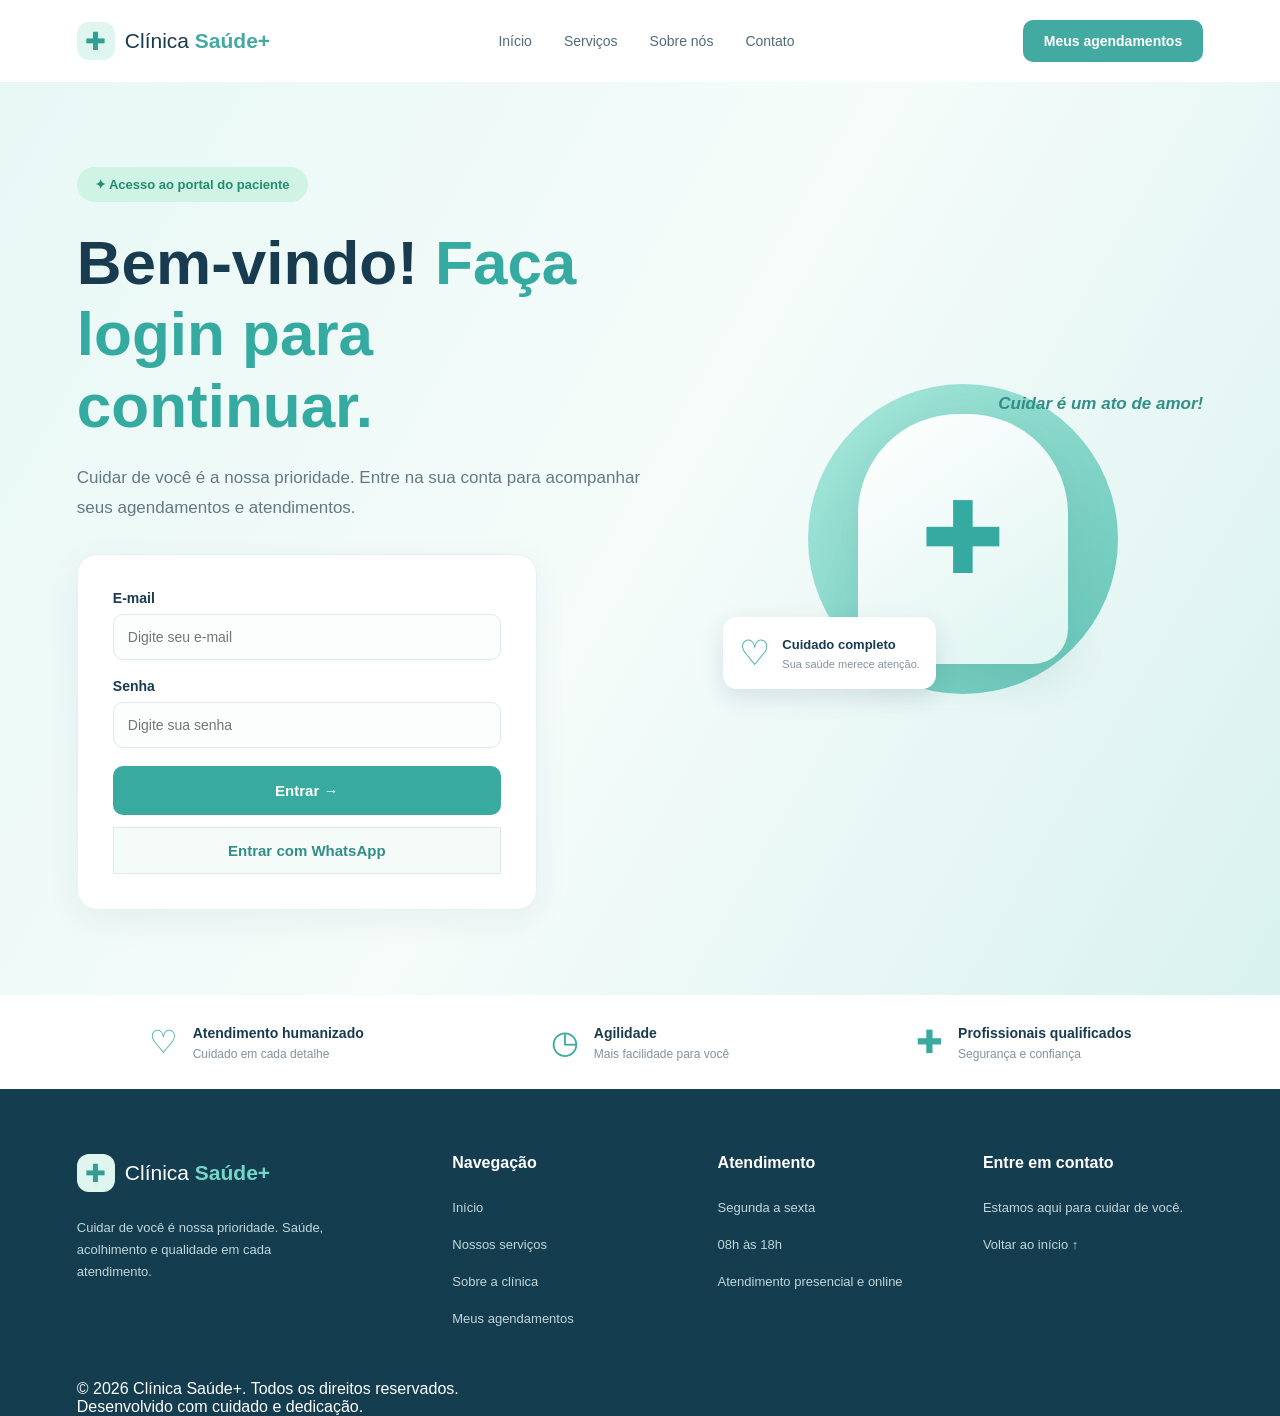
<file: index.html>
<!DOCTYPE html>
<html lang="pt-BR">
<head>
    <meta charset="UTF-8">
    <meta http-equiv="refresh" content="0; url=pages/login.html">
    <title>Clínica Saúde+</title>
</head>
<body>
    <script>window.location.href = "pages/login.html";</script>
</body>
</html>
</file>
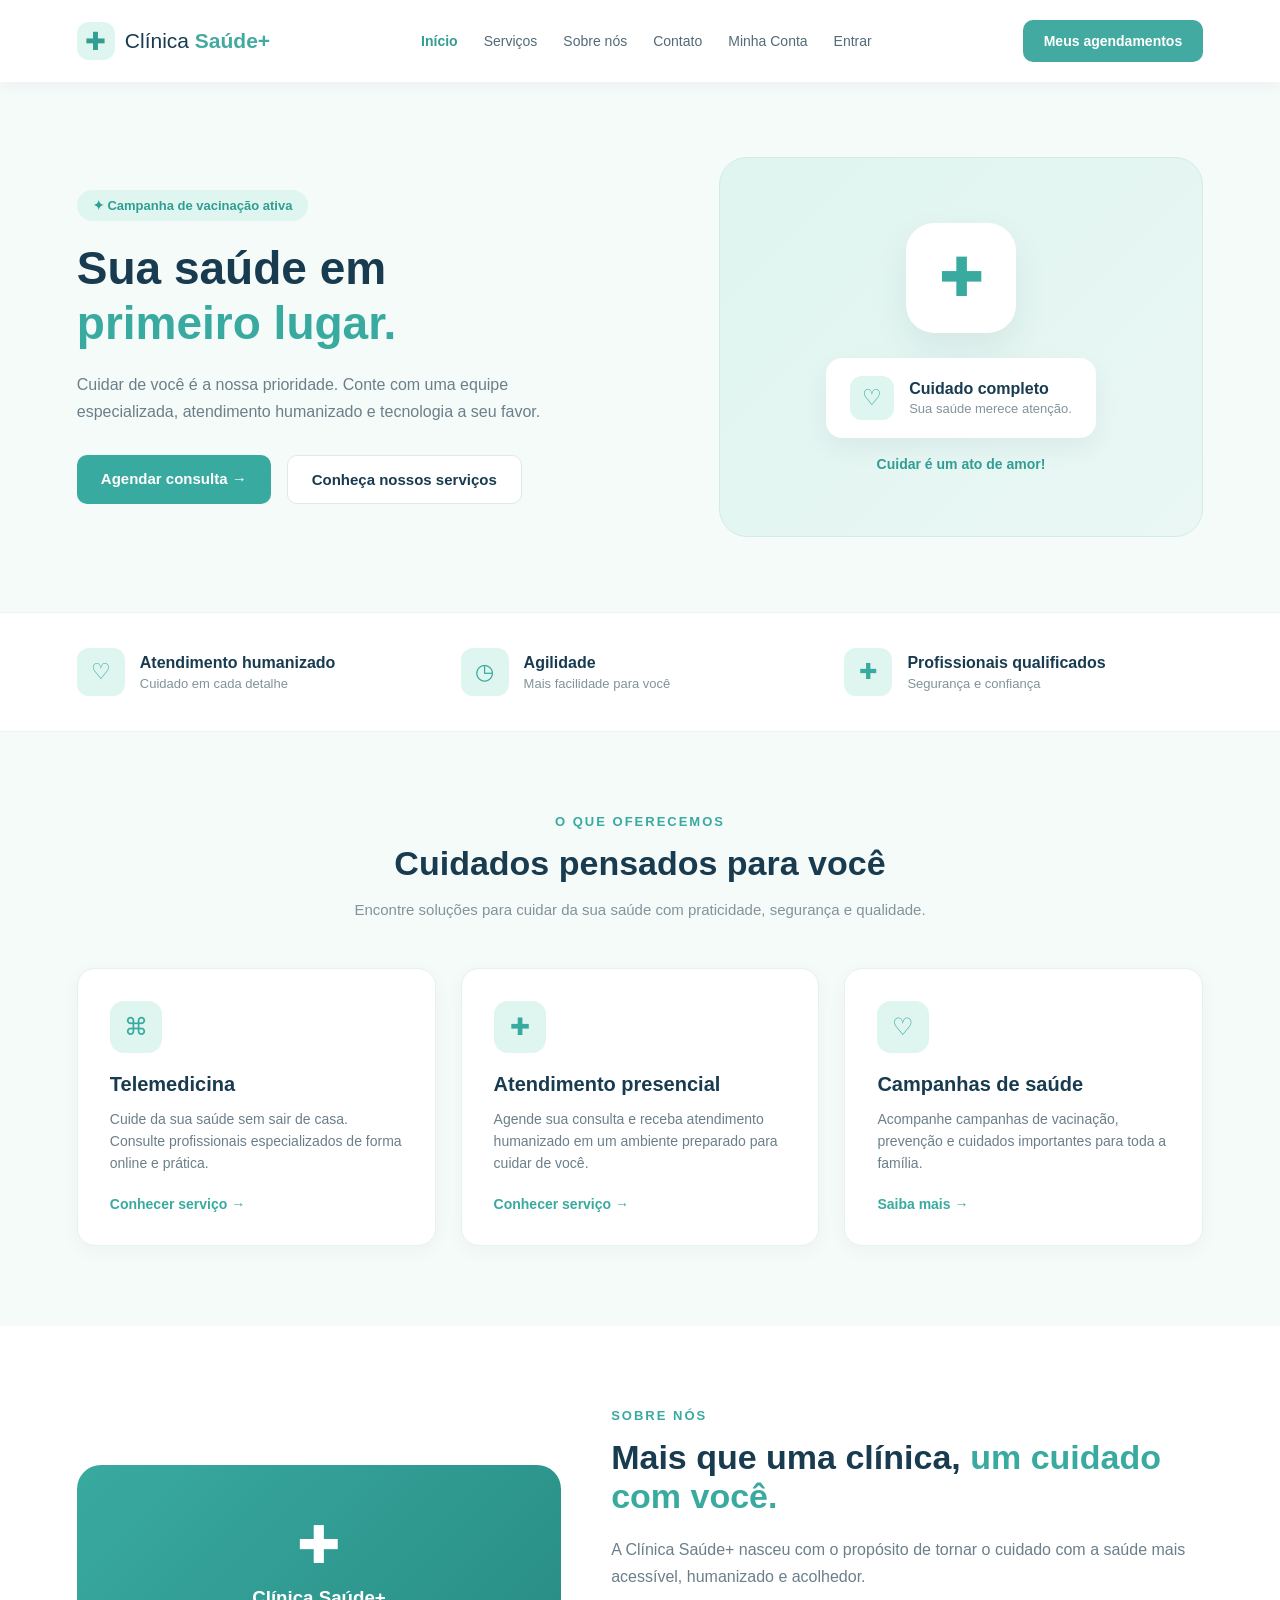
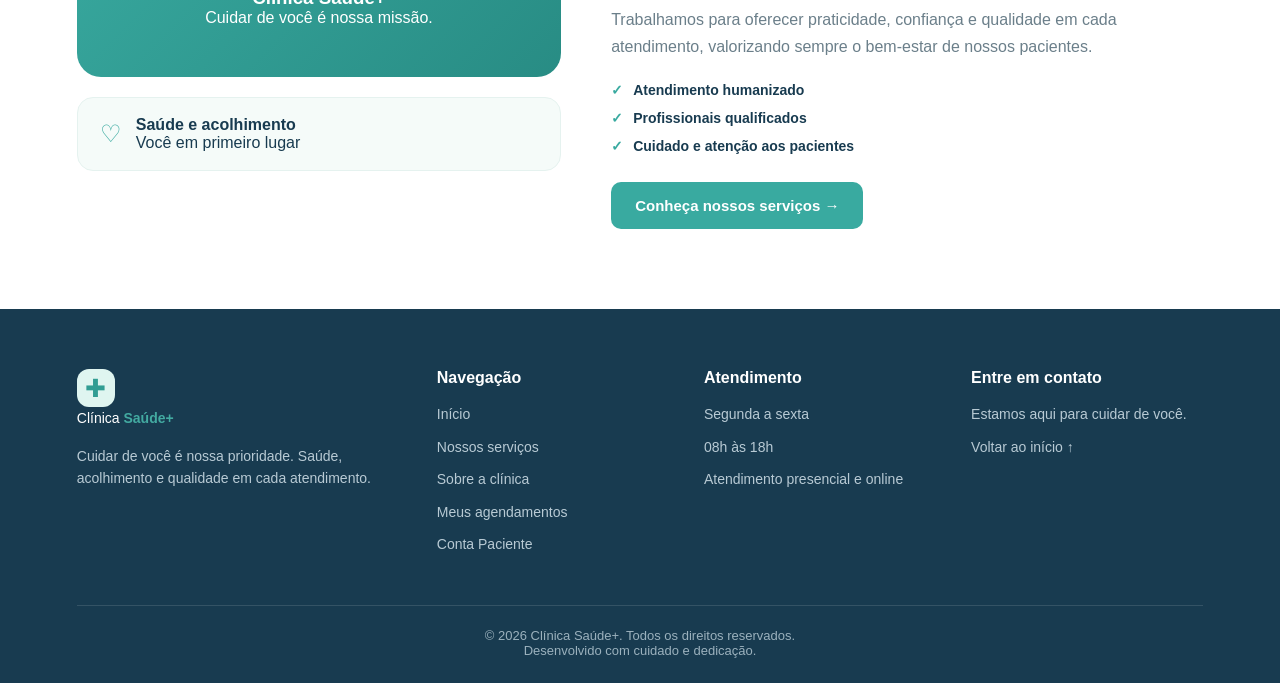
<file: clinica saude/index.html>
<!DOCTYPE html>
<html lang="pt-BR">
<head>
    <meta charset="UTF-8">
    <meta name="viewport" content="width=device-width, initial-scale=1.0">
    <title>Clínica Saúde+ | Cuidando de você</title>
    <link rel="stylesheet" href="assets/css/style.css">
</head>
<body>

    <header class="cabecalho">
        <div class="container navegacao">
            <a href="index.html" class="logo">
                <span class="logo-icone" aria-hidden="true">✚</span>
                <span>Clínica <strong>Saúde+</strong></span>
            </a>

            <nav class="menu" aria-label="Menu principal">
                <a href="index.html" class="ativo">Início</a>
                <a href="#servicos">Serviços</a>
                <a href="#sobre">Sobre nós</a>
                <a href="#contato">Contato</a>
                <a href="pages/perfil.html">Minha Conta</a>
                <a href="pages/login.html" id="linkAuth">Entrar</a>
            </nav>

            <a href="pages/meusagendamentos.html" class="botao-agendar">
                Meus agendamentos
            </a>
        </div>
    </header>

    <main>
        <section class="hero" id="inicio">
            <div class="container hero-conteudo">
                <div class="hero-texto">
                    <span class="selo-campanha">
                        <span aria-hidden="true">✦</span> Campanha de vacinação ativa
                    </span>

                    <h1>
                        Sua saúde em
                        <span>primeiro lugar.</span>
                    </h1>

                    <p>
                        Cuidar de você é a nossa prioridade.
                        Conte com uma equipe especializada,
                        atendimento humanizado e tecnologia
                        a seu favor.
                    </p>

                    <div class="hero-botoes">
                        <a href="pages/meusagendamentos.html" class="botao-principal">
                            Agendar consulta <span aria-hidden="true">→</span>
                        </a>

                        <a href="#servicos" class="botao-secundario">
                            Conheça nossos serviços
                        </a>
                    </div>
                </div>

                <div class="hero-visual">
                    <div class="circulo-decorativo"></div>
                    <div class="icone-medico">
                        <span aria-hidden="true">✚</span>
                    </div>
                    <div class="cartao-cuidado">
                        <span class="coracao" aria-hidden="true">♡</span>
                        <div>
                            <strong>Cuidado completo</strong>
                            <p>Sua saúde merece atenção.</p>
                        </div>
                    </div>
                    <span class="frase-decorativa">
                        Cuidar é um ato de amor!
                    </span>
                </div>
            </div>
        </section>

        <section class="beneficios" aria-label="Diferenciais da clínica">
            <div class="container beneficios-lista">
                <div class="beneficio">
                    <span aria-hidden="true">♡</span>
                    <div>
                        <strong>Atendimento humanizado</strong>
                        <p>Cuidado em cada detalhe</p>
                    </div>
                </div>

                <div class="beneficio">
                    <span aria-hidden="true">◷</span>
                    <div>
                        <strong>Agilidade</strong>
                        <p>Mais facilidade para você</p>
                    </div>
                </div>

                <div class="beneficio">
                    <span aria-hidden="true">✚</span>
                    <div>
                        <strong>Profissionais qualificados</strong>
                        <p>Segurança e confiança</p>
                    </div>
                </div>
            </div>
        </section>

        <section class="servicos" id="servicos">
            <div class="container">
                <div class="titulo-secao">
                    <span class="subtitulo">O que oferecemos</span>
                    <h2>Cuidados pensados para você</h2>
                    <p>
                        Encontre soluções para cuidar da sua saúde
                        com praticidade, segurança e qualidade.
                    </p>
                </div>

                <div class="servicos-lista">
                    <article class="card-servico">
                        <div class="servico-icone">
                            <span aria-hidden="true">⌘</span>
                        </div>
                        <h3>Telemedicina</h3>
                        <p>
                            Cuide da sua saúde sem sair de casa.
                            Consulte profissionais especializados
                            de forma online e prática.
                        </p>
                        <a href="pages/meusagendamentos.html">
                            Conhecer serviço <span aria-hidden="true">→</span>
                        </a>
                    </article>

                    <article class="card-servico">
                        <div class="servico-icone">
                            <span aria-hidden="true">✚</span>
                        </div>
                        <h3>Atendimento presencial</h3>
                        <p>
                            Agende sua consulta e receba atendimento
                            humanizado em um ambiente preparado
                            para cuidar de você.
                        </p>
                        <a href="pages/meusagendamentos.html">
                            Conhecer serviço <span aria-hidden="true">→</span>
                        </a>
                    </article>

                    <article class="card-servico">
                        <div class="servico-icone">
                            <span aria-hidden="true">♡</span>
                        </div>
                        <h3>Campanhas de saúde</h3>
                        <p>
                            Acompanhe campanhas de vacinação,
                            prevenção e cuidados importantes
                            para toda a família.
                        </p>
                        <a href="#contato">
                            Saiba mais <span aria-hidden="true">→</span>
                        </a>
                    </article>
                </div>
            </div>
        </section>

        <section class="sobre" id="sobre">
            <div class="container sobre-conteudo">
                <div class="sobre-visual">
                    <div class="imagem-clinica">
                        <div class="simbolo-clinica" aria-hidden="true">✚</div>
                        <h3>Clínica Saúde+</h3>
                        <p>Cuidar de você é nossa missão.</p>
                    </div>

                    <div class="selo-sobre">
                        <span aria-hidden="true">♡</span>
                        <div>
                            <strong>Saúde e acolhimento</strong>
                            <p>Você em primeiro lugar</p>
                        </div>
                    </div>
                </div>

                <div class="sobre-texto">
                    <span class="subtitulo">Sobre nós</span>
                    <h2>
                        Mais que uma clínica,
                        <span>um cuidado com você.</span>
                    </h2>
                    <p>
                        A Clínica Saúde+ nasceu com o propósito
                        de tornar o cuidado com a saúde mais
                        acessível, humanizado e acolhedor.
                    </p>
                    <p>
                        Trabalhamos para oferecer praticidade,
                        confiança e qualidade em cada atendimento,
                        valorizando sempre o bem-estar de nossos
                        pacientes.
                    </p>

                    <div class="sobre-diferenciais">
                        <div class="diferencial">
                            <span aria-hidden="true">✓</span>
                            Atendimento humanizado
                        </div>
                        <div class="diferencial">
                            <span aria-hidden="true">✓</span>
                            Profissionais qualificados
                        </div>
                        <div class="diferencial">
                            <span aria-hidden="true">✓</span>
                            Cuidado e atenção aos pacientes
                        </div>
                    </div>

                    <a href="#servicos" class="botao-principal">
                        Conheça nossos serviços <span aria-hidden="true">→</span>
                    </a>
                </div>
            </div>
        </section>
    </main>

    <footer class="rodape" id="contato">
        <div class="container rodape-conteudo">
            <div class="rodape-coluna rodape-marca">
                <a href="index.html" class="logo">
                    <span class="logo-icone" aria-hidden="true">✚</span>
                    <span>Clínica <strong>Saúde+</strong></span>
                </a>
                <p>
                    Cuidar de você é nossa prioridade.
                    Saúde, acolhimento e qualidade em
                    cada atendimento.
                </p>
            </div>

            <div class="rodape-coluna">
                <h3>Navegação</h3>
                <a href="index.html">Início</a>
                <a href="#servicos">Nossos serviços</a>
                <a href="#sobre">Sobre a clínica</a>
                <a href="pages/meusagendamentos.html">Meus agendamentos</a>
                <a href="pages/perfil.html">Conta Paciente</a>
            </div>

            <div class="rodape-coluna">
                <h3>Atendimento</h3>
                <p>Segunda a sexta</p>
                <p>08h às 18h</p>
                <p>Atendimento presencial e online</p>
            </div>

            <div class="rodape-coluna">
                <h3>Entre em contato</h3>
                <p>Estamos aqui para cuidar de você.</p>
                <a href="#inicio">Voltar ao início ↑</a>
            </div>
        </div>

        <div class="rodape-base">
            <div class="container">
                <p>© 2026 Clínica Saúde+. Todos os direitos reservados.</p>
                <p>Desenvolvido com cuidado e dedicação.</p>
            </div>
        </div>
    </footer>

    <script src="assets/scripts/app.js"></script>
</body>
</html>
</file>
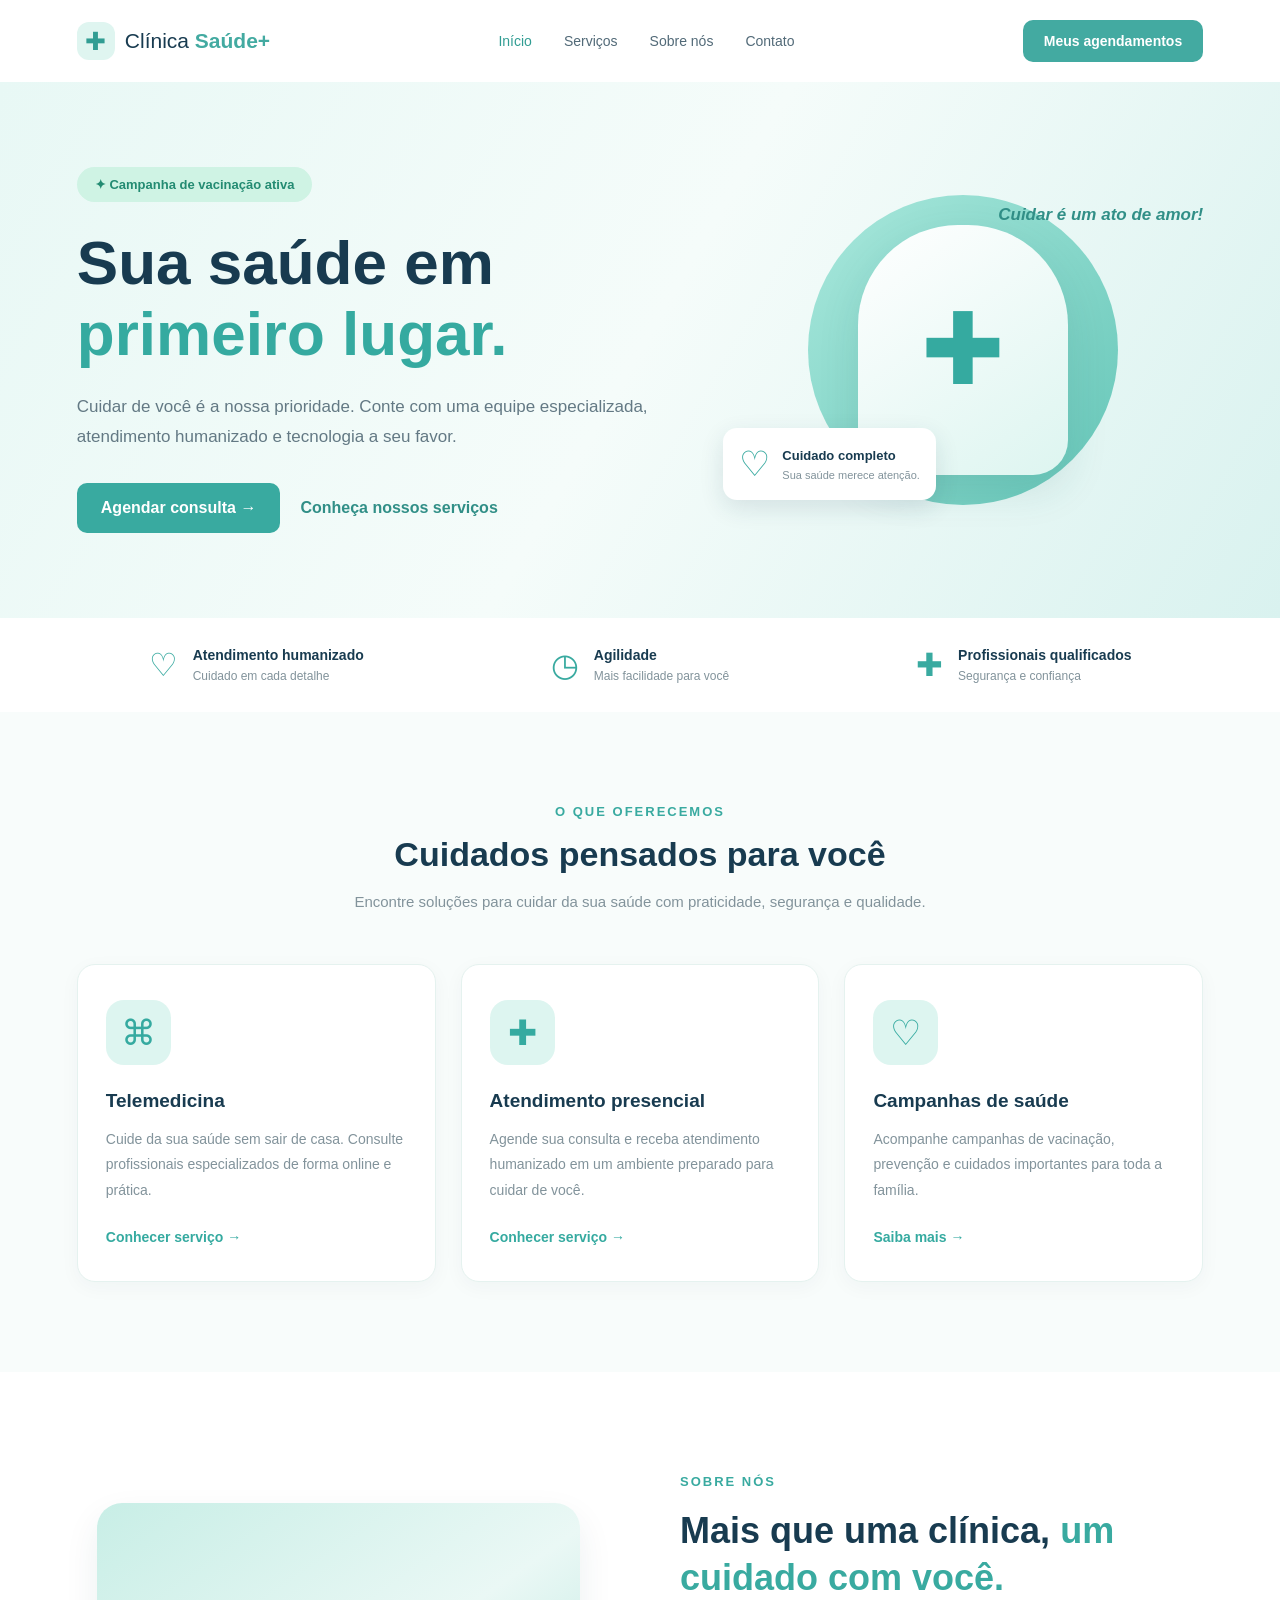
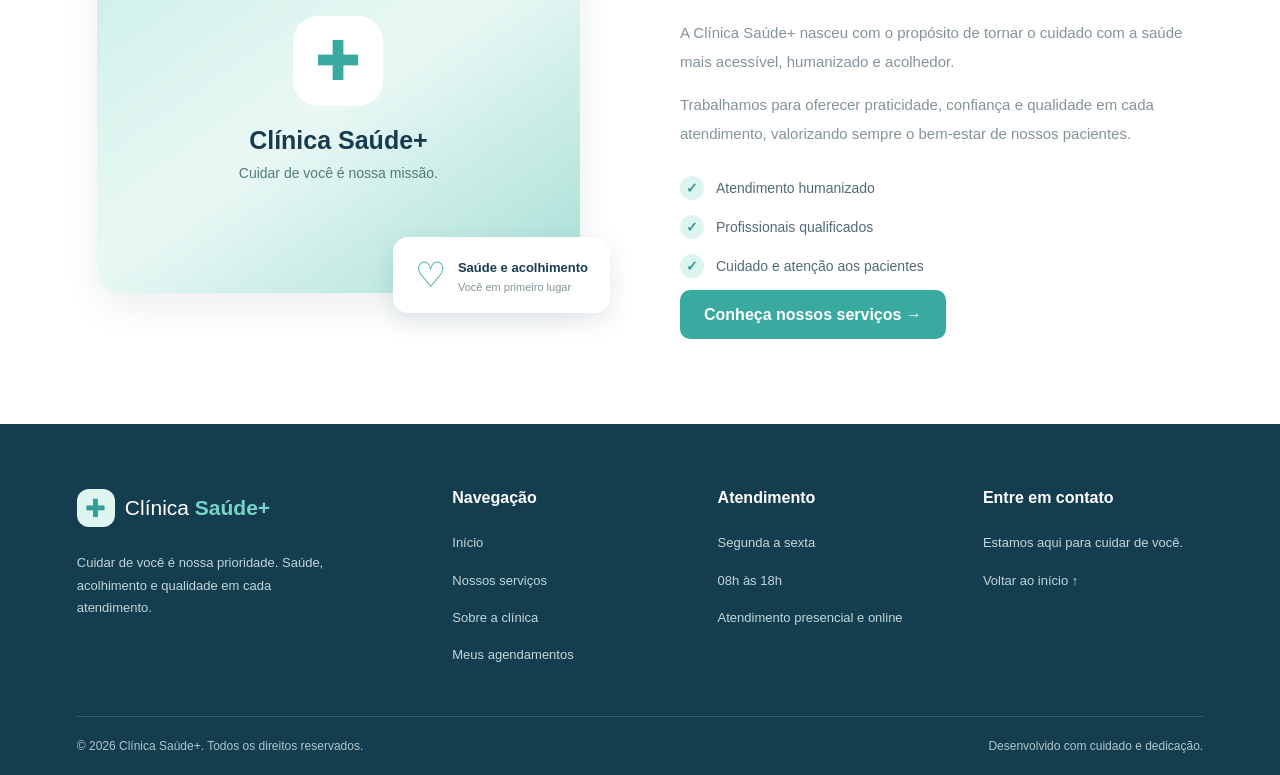
<file: pages/figma/index.html>
<!DOCTYPE html>
<html lang="pt-BR">
<head>
    <meta charset="UTF-8">
    <meta name="viewport" content="width=device-width, initial-scale=1.0">

    <title>Clínica Saúde+ | Cuidando de você</title>

    <link rel="stylesheet" href="home.css">
</head>
<body>

    <header>

<header class="cabecalho">
    <div class="container navegacao">

        <a href="index.html" class="logo">
            <span class="logo-icone">✚</span>
            <span>Clínica <strong>Saúde+</strong></span>
        </a>

        <nav class="menu">
            <a href="index.html" class="ativo">Início</a>
            <a href="#servicos">Serviços</a>
            <a href="#sobre">Sobre nós</a>
            <a href="#contato">Contato</a>
        </nav>

        <a href="meusagendamentos.html" class="botao-agendar">
            Meus agendamentos
        </a>

    </div>
</header>

        
    </header>

    <main>

<section class="hero" id="inicio">
    <div class="container hero-conteudo">

        <div class="hero-texto">

            <span class="selo-campanha">
                ✦ Campanha de vacinação ativa
            </span>

            <h1>
                Sua saúde em
                <span>primeiro lugar.</span>
            </h1>

            <p>
                Cuidar de você é a nossa prioridade.
                Conte com uma equipe especializada,
                atendimento humanizado e tecnologia
                a seu favor.
            </p>

            <div class="hero-botoes">
                <a href="meusagendamentos.html" class="botao-principal">
                    Agendar consulta →
                </a>

                <a href="#servicos" class="botao-secundario">
                    Conheça nossos serviços
                </a>
            </div>

        </div>

        <div class="hero-visual">

            <div class="circulo-decorativo"></div>

            <div class="icone-medico">
                <span>✚</span>
            </div>

            <div class="cartao-cuidado">
                <span class="coracao">♡</span>
                <div>
                    <strong>Cuidado completo</strong>
                    <p>Sua saúde merece atenção.</p>
                </div>
            </div>

            <span class="frase-decorativa">
                Cuidar é um ato de amor!
            </span>

        </div>

    </div>
</section>

<section class="beneficios">
    <div class="container beneficios-lista">

        <div class="beneficio">
            <span>♡</span>
            <div>
                <strong>Atendimento humanizado</strong>
                <p>Cuidado em cada detalhe</p>
            </div>
        </div>

        <div class="beneficio">
            <span>◷</span>
            <div>
                <strong>Agilidade</strong>
                <p>Mais facilidade para você</p>
            </div>
        </div>

        <div class="beneficio">
            <span>✚</span>
            <div>
                <strong>Profissionais qualificados</strong>
                <p>Segurança e confiança</p>
            </div>
        </div>

    </div>
</section>


<!-- SERVIÇOS EM DESTAQUE -->

<section class="servicos" id="servicos">

    <div class="container">

        <div class="titulo-secao">
            <span class="subtitulo">O que oferecemos</span>

            <h2>Cuidados pensados para você</h2>

            <p>
                Encontre soluções para cuidar da sua saúde
                com praticidade, segurança e qualidade.
            </p>
        </div>

        <div class="servicos-lista">

            <!-- SERVIÇO 1 -->

            <article class="card-servico">

                <div class="servico-icone">
                    <span>⌘</span>
                </div>

                <h3>Telemedicina</h3>

                <p>
                    Cuide da sua saúde sem sair de casa.
                    Consulte profissionais especializados
                    de forma online e prática.
                </p>

                <a href="meusagendamentos.html">
                    Conhecer serviço →
                </a>

            </article>

            <!-- SERVIÇO 2 -->

            <article class="card-servico">

                <div class="servico-icone">
                    <span>✚</span>
                </div>

                <h3>Atendimento presencial</h3>

                <p>
                    Agende sua consulta e receba atendimento
                    humanizado em um ambiente preparado
                    para cuidar de você.
                </p>

                <a href="meusagendamentos.html">
                    Conhecer serviço →
                </a>

            </article>

            <!-- SERVIÇO 3 -->

            <article class="card-servico">

                <div class="servico-icone">
                    <span>♡</span>
                </div>

                <h3>Campanhas de saúde</h3>

                <p>
                    Acompanhe campanhas de vacinação,
                    prevenção e cuidados importantes
                    para toda a família.
                </p>

                <a href="#contato">
                    Saiba mais →
                </a>

            </article>

        </div>

    </div>

</section>
 
<!-- SOBRE A CLINICA -->

<section class="sobre" id="sobre">

    <div class="container sobre-conteudo">

        <div class="sobre-visual">

            <div class="imagem-clinica">
                <div class="simbolo-clinica">✚</div>
                <h3>Clínica Saúde+</h3>
                <p>Cuidar de você é nossa missão.</p>
            </div>

            <div class="selo-sobre">
                <span>♡</span>
                <div>
                    <strong>Saúde e acolhimento</strong>
                    <p>Você em primeiro lugar</p>
                </div>
            </div>

        </div>

        <div class="sobre-texto">

            <span class="subtitulo">Sobre nós</span>

            <h2>
                Mais que uma clínica,
                <span>um cuidado com você.</span>
            </h2>

            <p>
                A Clínica Saúde+ nasceu com o propósito
                de tornar o cuidado com a saúde mais
                acessível, humanizado e acolhedor.
            </p>

            <p>
                Trabalhamos para oferecer praticidade,
                confiança e qualidade em cada atendimento,
                valorizando sempre o bem-estar de nossos
                pacientes.
            </p>

            <div class="sobre-diferenciais">

                <div class="diferencial">
                    <span>✓</span>
                    Atendimento humanizado
                </div>

                <div class="diferencial">
                    <span>✓</span>
                    Profissionais qualificados
                </div>

                <div class="diferencial">
                    <span>✓</span>
                    Cuidado e atenção aos pacientes
                </div>

            </div>

            <a href="#servicos" class="botao-principal">
                Conheça nossos serviços →
            </a>

        </div>

    </div>

</section>



    </main>

    <footer>

<footer class="rodape" id="contato">

    <div class="container rodape-conteudo">

        <!-- IDENTIDADE -->

        <div class="rodape-coluna rodape-marca">

            <a href="index.html" class="logo">
                <span class="logo-icone">✚</span>
                <span>Clínica <strong>Saúde+</strong></span>
            </a>

            <p>
                Cuidar de você é nossa prioridade.
                Saúde, acolhimento e qualidade em
                cada atendimento.
            </p>

        </div>

        <!-- NAVEGAÇÃO -->

        <div class="rodape-coluna">

            <h3>Navegação</h3>

            <a href="index.html">Início</a>
            <a href="#servicos">Nossos serviços</a>
            <a href="#sobre">Sobre a clínica</a>
            <a href="meusagendamentos.html">Meus agendamentos</a>

        </div>

        <!-- ATENDIMENTO -->

        <div class="rodape-coluna">

            <h3>Atendimento</h3>

            <p>Segunda a sexta</p>
            <p>08h às 18h</p>
            <p>Atendimento presencial e online</p>

        </div>

        <!-- CONTATO -->

        <div class="rodape-coluna">

            <h3>Entre em contato</h3>

            <p>Estamos aqui para cuidar de você.</p>

            <a href="#inicio">Voltar ao início ↑</a>

        </div>

    </div>

    <div class="rodape-final">

        <p>
            © 2026 Clínica Saúde+. Todos os direitos reservados.
        </p>

        <p>
            Desenvolvido com cuidado e dedicação.
        </p>

    </div>

</footer>


    </footer>

    <script src="home.js"></script>
</body>
</html>
</file>
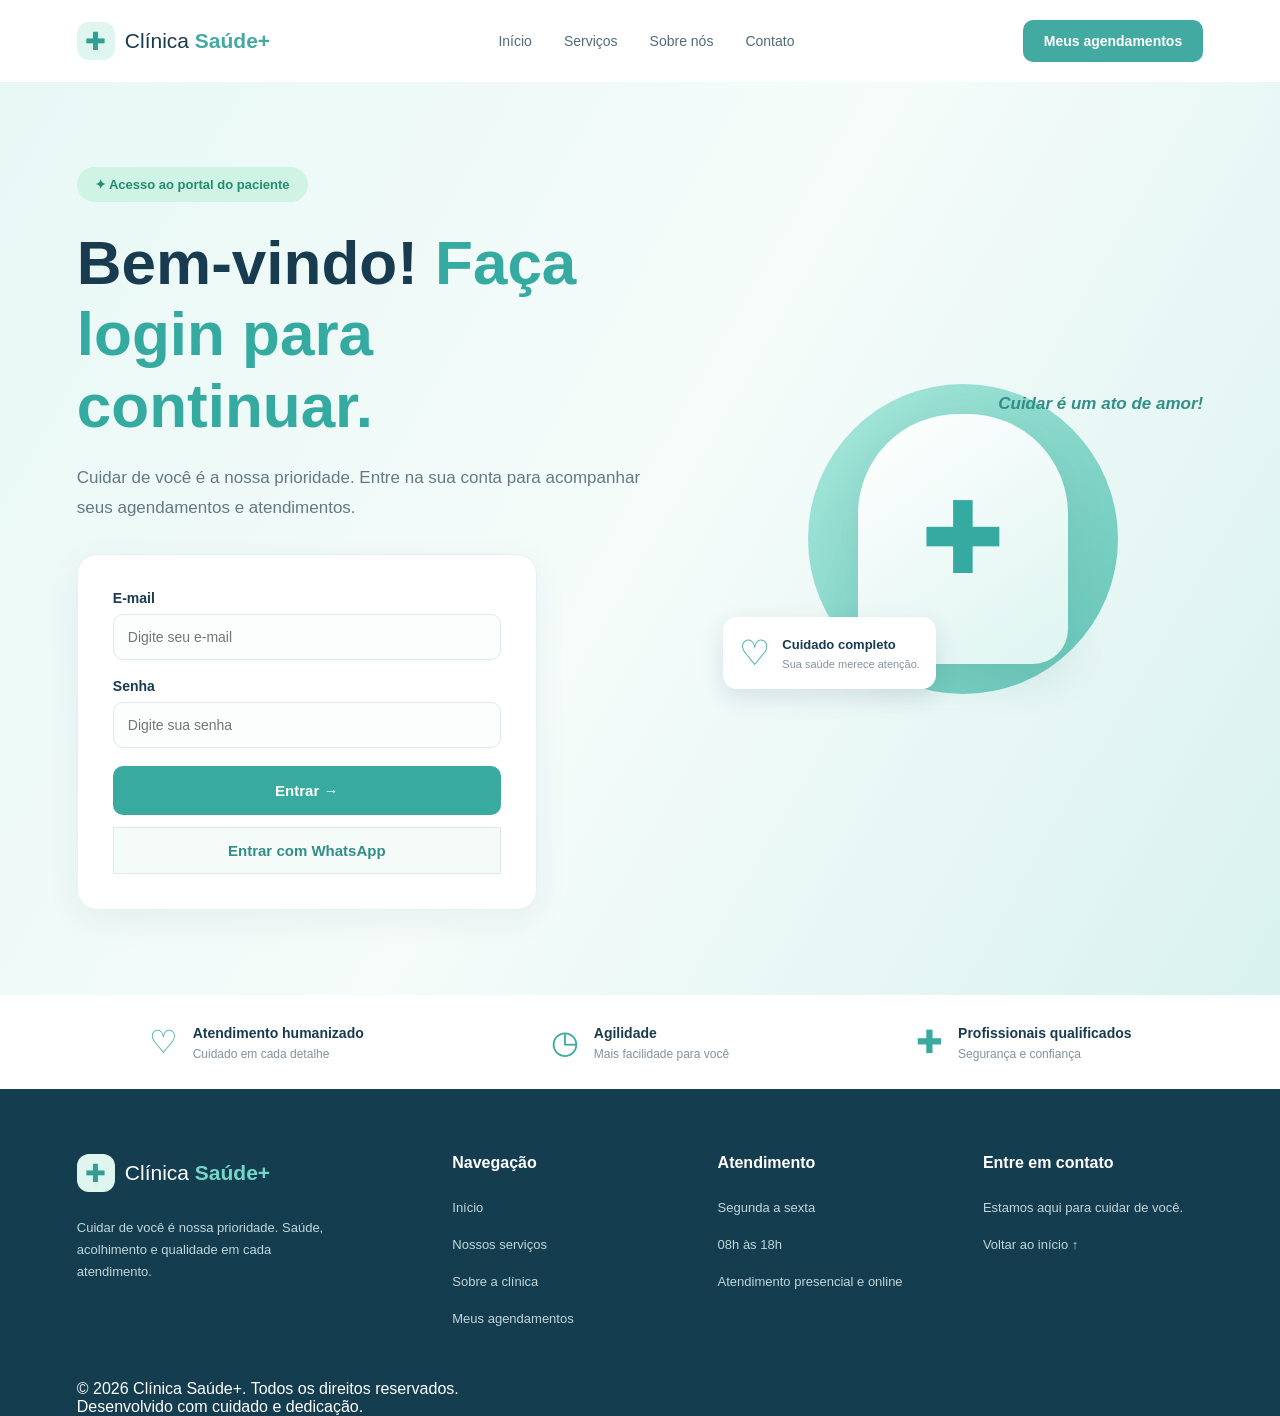
<file: pages/login.html>
<!DOCTYPE html>
<html lang="pt-BR">
<head>
    <meta charset="UTF-8">
    <meta name="viewport" content="width=device-width, initial-scale=1.0">
    <title>Login | Clínica Saúde+</title>
    <link rel="stylesheet" href="figma/home.css">
    <style>
        .card-login {
            background-color: #FFFFFF;
            padding: 35px;
            border-radius: 20px;
            border: 1px solid #E5F2EF;
            box-shadow: 0 10px 35px rgba(24, 59, 80, 0.06);
            margin-top: 25px;
            max-width: 460px;
        }

        .campo-grupo {
            display: flex;
            flex-direction: column;
            gap: 8px;
            margin-bottom: 18px;
        }

        .campo-grupo label {
            color: #183B50;
            font-size: 14px;
            font-weight: bold;
        }

        .campo-grupo input {
            width: 100%;
            padding: 14px;
            border: 1px solid #DDEAE6;
            border-radius: 10px;
            background-color: #FBFEFD;
            color: #526A78;
            font-size: 14px;
            outline: none;
            transition: 0.3s;
        }

        .campo-grupo input:focus {
            border-color: #39AAA0;
            box-shadow: 0 0 0 3px rgba(57, 170, 160, 0.10);
        }

        .botoes-login {
            display: flex;
            flex-direction: column;
            gap: 12px;
            margin-top: 10px;
        }

        .botoes-login .botao-principal,
        .botoes-login .botao-secundario {
            width: 100%;
            text-align: center;
            border: none;
            cursor: pointer;
            font-size: 15px;
        }

        .botoes-login .botao-secundario {
            border: 1px solid #DDEAE6;
            background-color: #F5FBF9;
        }
    </style>
</head>
<body>

    <header class="cabecalho">
        <div class="container navegacao">
            <a href="figma/index.html" class="logo">
                <span class="logo-icone" aria-hidden="true">✚</span>
                <span>Clínica <strong>Saúde+</strong></span>
            </a>

            <nav class="menu" aria-label="Menu principal">
                <a href="figma/index.html">Início</a>
                <a href="figma/index.html#servicos">Serviços</a>
                <a href="figma/index.html#sobre">Sobre nós</a>
                <a href="#contato">Contato</a>
            </nav>

            <a href="figma/meusagendamentos.html" class="botao-agendar">
                Meus agendamentos
            </a>
        </div>
    </header>

    <main>
        <section class="hero" id="inicio">
            <div class="container hero-conteudo">

                <div class="hero-texto">
                    <span class="selo-campanha">
                        <span aria-hidden="true">✦</span> Acesso ao portal do paciente
                    </span>

                    <h1>
                        Bem-vindo!
                        <span>Faça login para continuar.</span>
                    </h1>

                    <p>
                        Cuidar de você é a nossa prioridade. Entre na sua conta para
                        acompanhar seus agendamentos e atendimentos.
                    </p>

                    <div class="card-login">
                        <form id="formLogin">
                            <div class="campo-grupo">
                                <label for="email">E-mail</label>
                                <input type="email" id="email" name="email" placeholder="Digite seu e-mail" required>
                            </div>

                            <div class="campo-grupo">
                                <label for="senha">Senha</label>
                                <input type="password" id="senha" name="senha" placeholder="Digite sua senha" required>
                            </div>

                            <div class="botoes-login">
                                <button type="submit" class="botao-principal">
                                    Entrar <span aria-hidden="true">→</span>
                                </button>

                                <a href="figma/index.html" class="botao-secundario" onclick="loginWhatsApp()">
                                    Entrar com WhatsApp
                                </a>
                            </div>
                        </form>
                    </div>
                </div>

                <div class="hero-visual">
                    <div class="circulo-decorativo"></div>

                    <div class="icone-medico">
                        <span aria-hidden="true">✚</span>
                    </div>

                    <div class="cartao-cuidado">
                        <span class="coracao" aria-hidden="true">♡</span>
                        <div>
                            <strong>Cuidado completo</strong>
                            <p>Sua saúde merece atenção.</p>
                        </div>
                    </div>

                    <span class="frase-decorativa">
                        Cuidar é um ato de amor!
                    </span>
                </div>

            </div>
        </section>

        <section class="beneficios" aria-label="Diferenciais da clínica">
            <div class="container beneficios-lista">
                <div class="beneficio">
                    <span aria-hidden="true">♡</span>
                    <div>
                        <strong>Atendimento humanizado</strong>
                        <p>Cuidado em cada detalhe</p>
                    </div>
                </div>

                <div class="beneficio">
                    <span aria-hidden="true">◷</span>
                    <div>
                        <strong>Agilidade</strong>
                        <p>Mais facilidade para você</p>
                    </div>
                </div>

                <div class="beneficio">
                    <span aria-hidden="true">✚</span>
                    <div>
                        <strong>Profissionais qualificados</strong>
                        <p>Segurança e confiança</p>
                    </div>
                </div>
            </div>
        </section>
    </main>

    <footer class="rodape" id="contato">
        <div class="container rodape-conteudo">
            <div class="rodape-coluna rodape-marca">
                <a href="figma/index.html" class="logo">
                    <span class="logo-icone" aria-hidden="true">✚</span>
                    <span>Clínica <strong>Saúde+</strong></span>
                </a>
                <p>
                    Cuidar de você é nossa prioridade.
                    Saúde, acolhimento e qualidade em
                    cada atendimento.
                </p>
            </div>

            <div class="rodape-coluna">
                <h3>Navegação</h3>
                <a href="figma/index.html">Início</a>
                <a href="figma/index.html#servicos">Nossos serviços</a>
                <a href="figma/index.html#sobre">Sobre a clínica</a>
                <a href="figma/meusagendamentos.html">Meus agendamentos</a>
            </div>

            <div class="rodape-coluna">
                <h3>Atendimento</h3>
                <p>Segunda a sexta</p>
                <p>08h às 18h</p>
                <p>Atendimento presencial e online</p>
            </div>

            <div class="rodape-coluna">
                <h3>Entre em contato</h3>
                <p>Estamos aqui para cuidar de você.</p>
                <a href="#inicio">Voltar ao início ↑</a>
            </div>
        </div>

        <div class="rodape-base">
            <div class="container">
                <p>© 2026 Clínica Saúde+. Todos os direitos reservados.</p>
                <p>Desenvolvido com cuidado e dedicação.</p>
            </div>
        </div>
    </footer>

    <script>
        document.getElementById("formLogin").addEventListener("submit", function(e) {
            e.preventDefault();
            localStorage.setItem("usuarioEmail", document.getElementById("email").value);
            window.location.href = "figma/index.html";
        });

        function loginWhatsApp() {
            localStorage.setItem("usuarioEmail", "Acesso via WhatsApp");
        }
    </script>
</body>
</html>
</file>
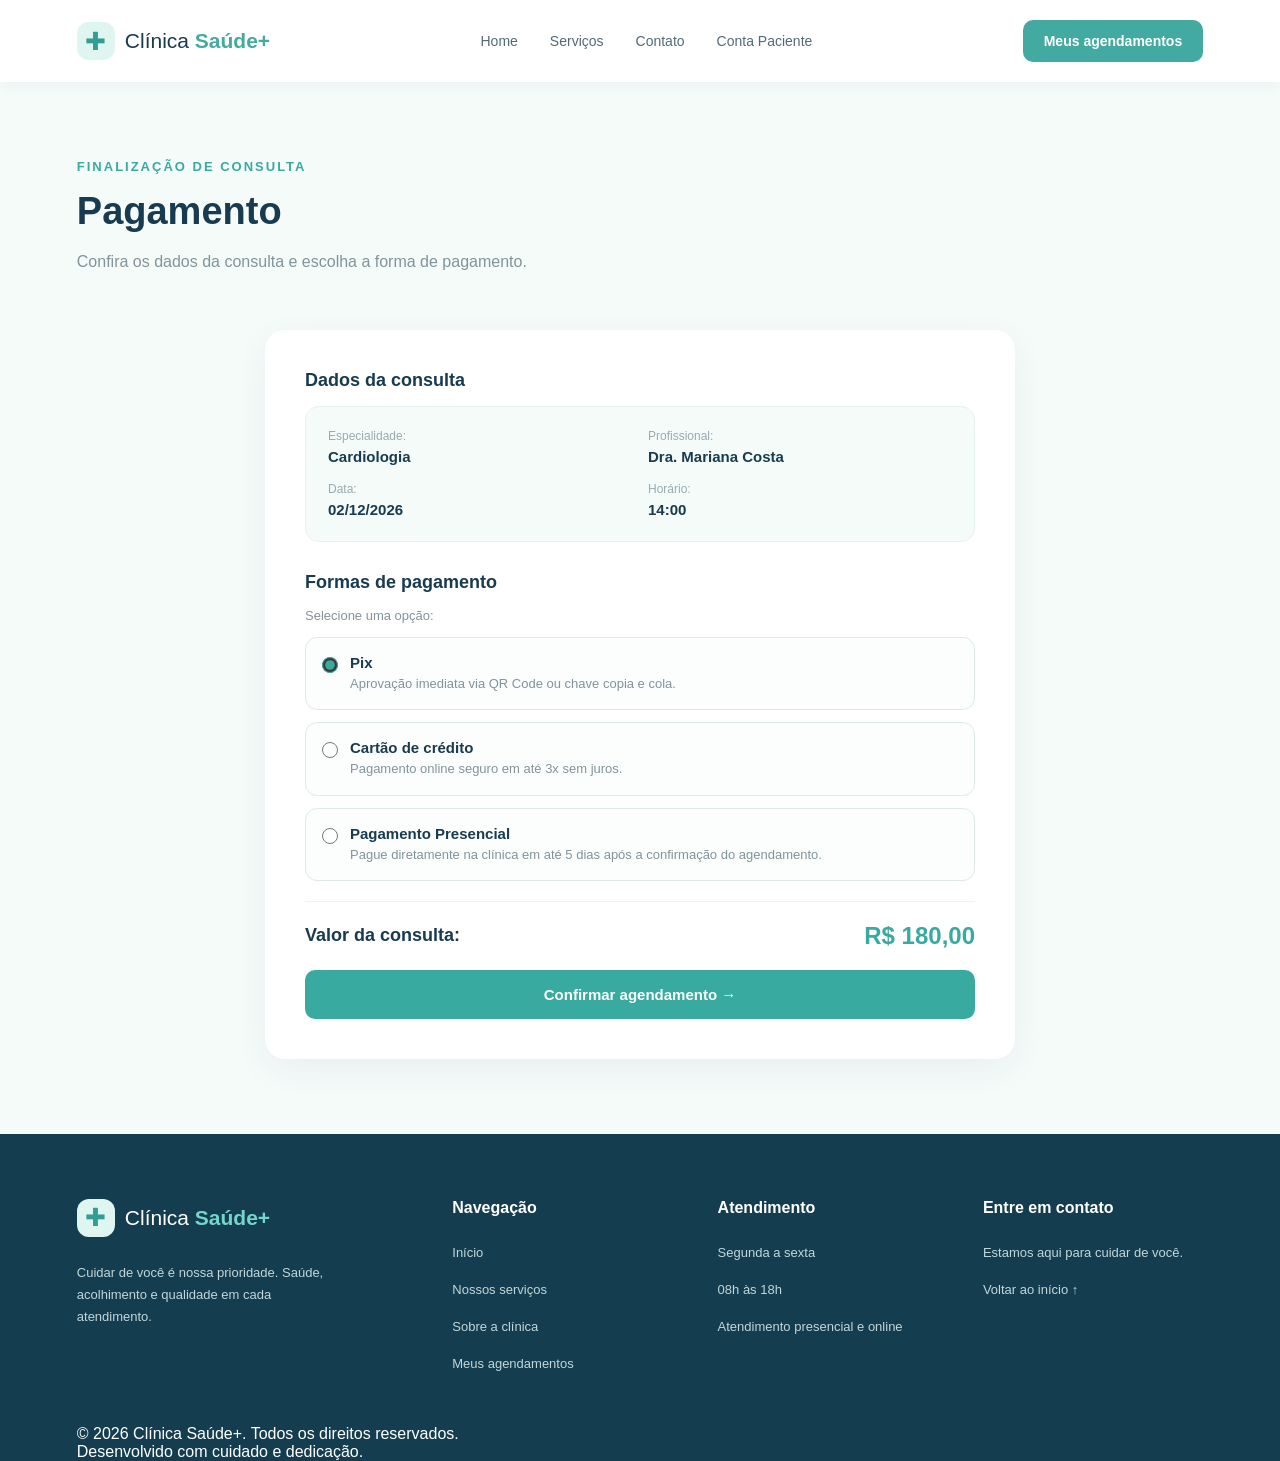
<file: pages/pagamento.html>
<!DOCTYPE html>
<html lang="pt-BR">
<head>
    <meta charset="UTF-8">
    <meta name="viewport" content="width=device-width, initial-scale=1.0">
    <title>Pagamento | Clínica Saúde+</title>
    <link rel="stylesheet" href="figma/agendamentos.css">
    <link rel="stylesheet" href="figma/home.css">
    <style>
        .dados-consulta-grid {
            display: grid;
            grid-template-columns: repeat(2, 1fr);
            gap: 16px;
            background-color: #F5FBF9;
            padding: 22px;
            border-radius: 14px;
            border: 1px solid #E5F2EF;
            margin-bottom: 30px;
        }

        .dado-item span {
            display: block;
            color: #9AAAB0;
            font-size: 12px;
            margin-bottom: 5px;
        }

        .dado-item strong {
            color: #183B50;
            font-size: 15px;
        }

        .secao-pagamento-titulo {
            color: #183B50;
            font-size: 18px;
            margin-bottom: 15px;
        }

        .opcao-radio {
            display: flex;
            align-items: flex-start;
            gap: 12px;
            padding: 16px;
            border: 1px solid #DDEAE6;
            border-radius: 12px;
            background-color: #FBFEFD;
            margin-bottom: 12px;
            cursor: pointer;
            transition: 0.3s;
        }

        .opcao-radio:hover {
            border-color: #39AAA0;
            background-color: #F5FBF9;
        }

        .opcao-radio input[type="radio"] {
            margin-top: 3px;
            accent-color: #39AAA0;
            width: 16px;
            height: 16px;
        }

        .opcao-radio strong {
            display: block;
            color: #183B50;
            font-size: 15px;
            margin-bottom: 3px;
        }

        .opcao-radio small {
            color: #82939B;
            font-size: 13px;
            line-height: 1.4;
        }

        .resumo-valor {
            display: flex;
            justify-content: space-between;
            align-items: center;
            padding: 20px 0;
            margin-top: 20px;
            border-top: 1px solid #EDF3F1;
            font-size: 18px;
            font-weight: bold;
            color: #183B50;
        }

        .resumo-valor span {
            color: #39AAA0;
            font-size: 24px;
        }

        @media (max-width: 600px) {
            .dados-consulta-grid {
                grid-template-columns: 1fr;
            }
        }
    </style>
</head>
<body>

    <header class="cabecalho">
        <div class="container navegacao">
            <a href="figma/index.html" class="logo">
                <span class="logo-icone" aria-hidden="true">✚</span>
                <span>Clínica <strong>Saúde+</strong></span>
            </a>

            <nav class="menu" aria-label="Menu principal">
                <a href="figma/index.html">Home</a>
                <a href="figma/index.html#servicos">Serviços</a>
                <a href="figma/index.html#contato">Contato</a>
                <a href="figma/meusagendamentos.html">Conta Paciente</a>
            </nav>

            <a href="figma/meusagendamentos.html" class="botao-agendar">
                Meus agendamentos
            </a>
        </div>
    </header>

    <main class="pagina-agendamentos">
        <div class="container">
            <div class="titulo-agendamentos">
                <span class="subtitulo">FINALIZAÇÃO DE CONSULTA</span>
                <h1>Pagamento</h1>
                <p>Confira os dados da consulta e escolha a forma de pagamento.</p>
            </div>

            <div class="formulario-card">
                <h2 class="secao-pagamento-titulo">Dados da consulta</h2>

                <div class="dados-consulta-grid">
                    <div class="dado-item">
                        <span>Especialidade:</span>
                        <strong id="pagEspecialidade">Cardiologia</strong>
                    </div>

                    <div class="dado-item">
                        <span>Profissional:</span>
                        <strong id="pagProfissional">Dra. Mariana Costa</strong>
                    </div>

                    <div class="dado-item">
                        <span>Data:</span>
                        <strong id="pagData">02/12/2026</strong>
                    </div>

                    <div class="dado-item">
                        <span>Horário:</span>
                        <strong id="pagHorario">14:00</strong>
                    </div>
                </div>

                <form id="formPagamento">
                    <h2 class="secao-pagamento-titulo">Formas de pagamento</h2>
                    <p style="color: #82939B; font-size: 13px; margin-bottom: 14px;">Selecione uma opção:</p>

                    <label class="opcao-radio">
                        <input type="radio" name="forma_pagamento" value="pix" required checked>
                        <div>
                            <strong>Pix</strong>
                            <small>Aprovação imediata via QR Code ou chave copia e cola.</small>
                        </div>
                    </label>

                    <label class="opcao-radio">
                        <input type="radio" name="forma_pagamento" value="credito" required>
                        <div>
                            <strong>Cartão de crédito</strong>
                            <small>Pagamento online seguro em até 3x sem juros.</small>
                        </div>
                    </label>

                    <label class="opcao-radio">
                        <input type="radio" name="forma_pagamento" value="dinheiro" required>
                        <div>
                            <strong>Pagamento Presencial</strong>
                            <small>Pague diretamente na clínica em até 5 dias após a confirmação do agendamento.</small>
                        </div>
                    </label>

                    <div class="resumo-valor">
                        <div>Valor da consulta:</div>
                        <span>R$ 180,00</span>
                    </div>

                    <button type="submit" class="botao-enviar">
                        Confirmar agendamento →
                    </button>
                </form>
            </div>
        </div>
    </main>

    <footer class="rodape" id="contato">
        <div class="container rodape-conteudo">
            <div class="rodape-coluna rodape-marca">
                <a href="figma/index.html" class="logo">
                    <span class="logo-icone" aria-hidden="true">✚</span>
                    <span>Clínica <strong>Saúde+</strong></span>
                </a>
                <p>
                    Cuidar de você é nossa prioridade.
                    Saúde, acolhimento e qualidade em
                    cada atendimento.
                </p>
            </div>

            <div class="rodape-coluna">
                <h3>Navegação</h3>
                <a href="figma/index.html">Início</a>
                <a href="figma/index.html#servicos">Nossos serviços</a>
                <a href="figma/index.html#sobre">Sobre a clínica</a>
                <a href="figma/meusagendamentos.html">Meus agendamentos</a>
            </div>

            <div class="rodape-coluna">
                <h3>Atendimento</h3>
                <p>Segunda a sexta</p>
                <p>08h às 18h</p>
                <p>Atendimento presencial e online</p>
            </div>

            <div class="rodape-coluna">
                <h3>Entre em contato</h3>
                <p>Estamos aqui para cuidar de você.</p>
                <a href="#">Voltar ao início ↑</a>
            </div>
        </div>

        <div class="rodape-base">
            <div class="container">
                <p>© 2026 Clínica Saúde+. Todos os direitos reservados.</p>
                <p>Desenvolvido com cuidado e dedicação.</p>
            </div>
        </div>
    </footer>

    <script>
        const consultaPendente = JSON.parse(localStorage.getItem("novaConsulta"));
        if (consultaPendente) {
            document.getElementById("pagEspecialidade").textContent = consultaPendente.especialidade;
            document.getElementById("pagProfissional").textContent = consultaPendente.profissional;
            document.getElementById("pagData").textContent = consultaPendente.data;
            document.getElementById("pagHorario").textContent = consultaPendente.horario;
        }

        document.getElementById("formPagamento").addEventListener("submit", function(e) {
            e.preventDefault();
            if (consultaPendente) {
                const salvas = JSON.parse(localStorage.getItem("consultasSalvas")) || [];
                salvas.push(consultaPendente);
                localStorage.setItem("consultasSalvas", JSON.stringify(salvas));
                localStorage.removeItem("novaConsulta");
            }
            alert("Agendamento e pagamento confirmados com sucesso!");
            window.location.href = "figma/meusagendamentos.html";
        });
    </script>
</body>
</html>
</file>
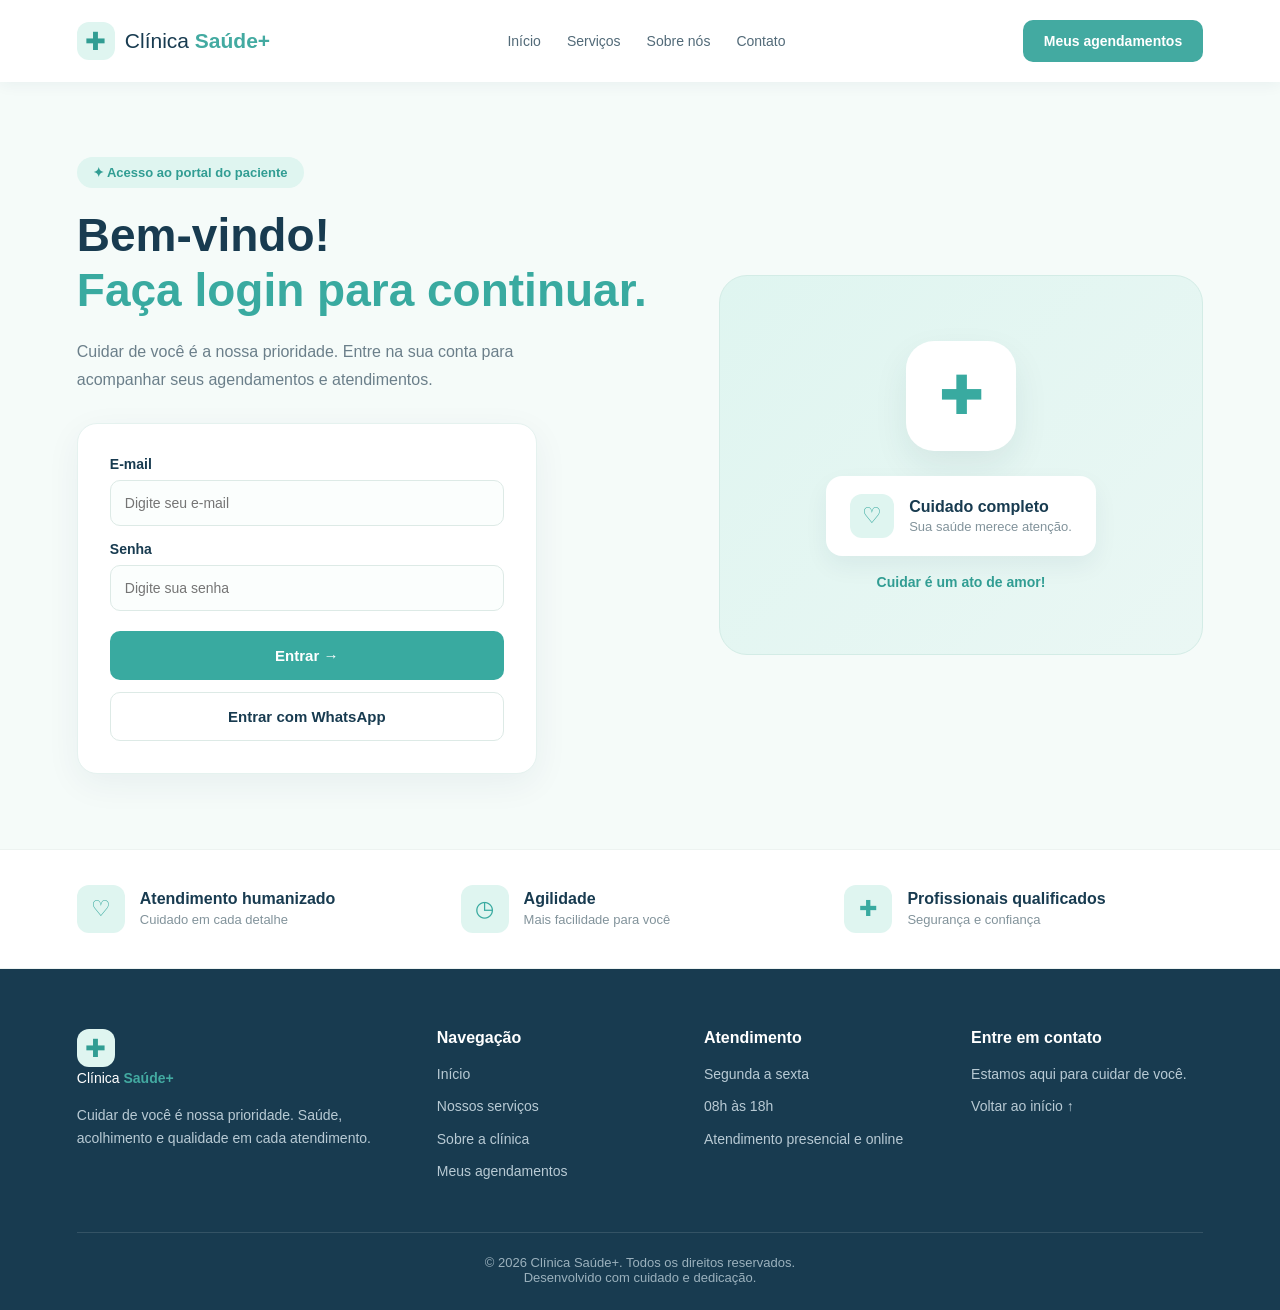
<file: clinica saude/pages/login.html>
<!DOCTYPE html>
<html lang="pt-BR">
<head>
    <meta charset="UTF-8">
    <meta name="viewport" content="width=device-width, initial-scale=1.0">
    <title>Login | Clínica Saúde+</title>
    <link rel="stylesheet" href="../assets/css/style.css">
</head>
<body>

    <header class="cabecalho">
        <div class="container navegacao">
            <a href="../index.html" class="logo">
                <span class="logo-icone" aria-hidden="true">✚</span>
                <span>Clínica <strong>Saúde+</strong></span>
            </a>

            <nav class="menu" aria-label="Menu principal">
                <a href="../index.html">Início</a>
                <a href="../index.html#servicos">Serviços</a>
                <a href="../index.html#sobre">Sobre nós</a>
                <a href="#contato">Contato</a>
            </nav>

            <a href="meusagendamentos.html" class="botao-agendar">
                Meus agendamentos
            </a>
        </div>
    </header>

    <main>
        <section class="hero" id="inicio">
            <div class="container hero-conteudo">

                <div class="hero-texto">
                    <span class="selo-campanha">
                        <span aria-hidden="true">✦</span> Acesso ao portal do paciente
                    </span>

                    <h1>
                        Bem-vindo!
                        <span>Faça login para continuar.</span>
                    </h1>

                    <p>
                        Cuidar de você é a nossa prioridade. Entre na sua conta para
                        acompanhar seus agendamentos e atendimentos.
                    </p>

                    <div class="card-login">
                        <form id="formLogin">
                            <div class="campo-formulario">
                                <label for="email">E-mail</label>
                                <input type="email" id="email" name="email" placeholder="Digite seu e-mail" required>
                            </div>

                            <div class="campo-formulario" style="margin-top: 15px;">
                                <label for="senha">Senha</label>
                                <input type="password" id="senha" name="senha" placeholder="Digite sua senha" required>
                            </div>

                            <div class="botoes-login">
                                <button type="submit" class="botao-enviar">
                                    Entrar →
                                </button>

                                <a href="../index.html" class="botao-secundario" id="btnWhatsapp">
                                    Entrar com WhatsApp
                                </a>
                            </div>
                        </form>
                    </div>
                </div>

                <div class="hero-visual">
                    <div class="circulo-decorativo"></div>
                    <div class="icone-medico">
                        <span aria-hidden="true">✚</span>
                    </div>
                    <div class="cartao-cuidado">
                        <span class="coracao" aria-hidden="true">♡</span>
                        <div>
                            <strong>Cuidado completo</strong>
                            <p>Sua saúde merece atenção.</p>
                        </div>
                    </div>
                    <span class="frase-decorativa">
                        Cuidar é um ato de amor!
                    </span>
                </div>

            </div>
        </section>

        <section class="beneficios" aria-label="Diferenciais da clínica">
            <div class="container beneficios-lista">
                <div class="beneficio">
                    <span aria-hidden="true">♡</span>
                    <div>
                        <strong>Atendimento humanizado</strong>
                        <p>Cuidado em cada detalhe</p>
                    </div>
                </div>

                <div class="beneficio">
                    <span aria-hidden="true">◷</span>
                    <div>
                        <strong>Agilidade</strong>
                        <p>Mais facilidade para você</p>
                    </div>
                </div>

                <div class="beneficio">
                    <span aria-hidden="true">✚</span>
                    <div>
                        <strong>Profissionais qualificados</strong>
                        <p>Segurança e confiança</p>
                    </div>
                </div>
            </div>
        </section>
    </main>

    <footer class="rodape" id="contato">
        <div class="container rodape-conteudo">
            <div class="rodape-coluna rodape-marca">
                <a href="../index.html" class="logo">
                    <span class="logo-icone" aria-hidden="true">✚</span>
                    <span>Clínica <strong>Saúde+</strong></span>
                </a>
                <p>
                    Cuidar de você é nossa prioridade.
                    Saúde, acolhimento e qualidade em
                    cada atendimento.
                </p>
            </div>

            <div class="rodape-coluna">
                <h3>Navegação</h3>
                <a href="../index.html">Início</a>
                <a href="../index.html#servicos">Nossos serviços</a>
                <a href="../index.html#sobre">Sobre a clínica</a>
                <a href="meusagendamentos.html">Meus agendamentos</a>
            </div>

            <div class="rodape-coluna">
                <h3>Atendimento</h3>
                <p>Segunda a sexta</p>
                <p>08h às 18h</p>
                <p>Atendimento presencial e online</p>
            </div>

            <div class="rodape-coluna">
                <h3>Entre em contato</h3>
                <p>Estamos aqui para cuidar de você.</p>
                <a href="#inicio">Voltar ao início ↑</a>
            </div>
        </div>

        <div class="rodape-base">
            <div class="container">
                <p>© 2026 Clínica Saúde+. Todos os direitos reservados.</p>
                <p>Desenvolvido com cuidado e dedicação.</p>
            </div>
        </div>
    </footer>

    <script src="../assets/scripts/app.js"></script>
</body>
</html>
</file>
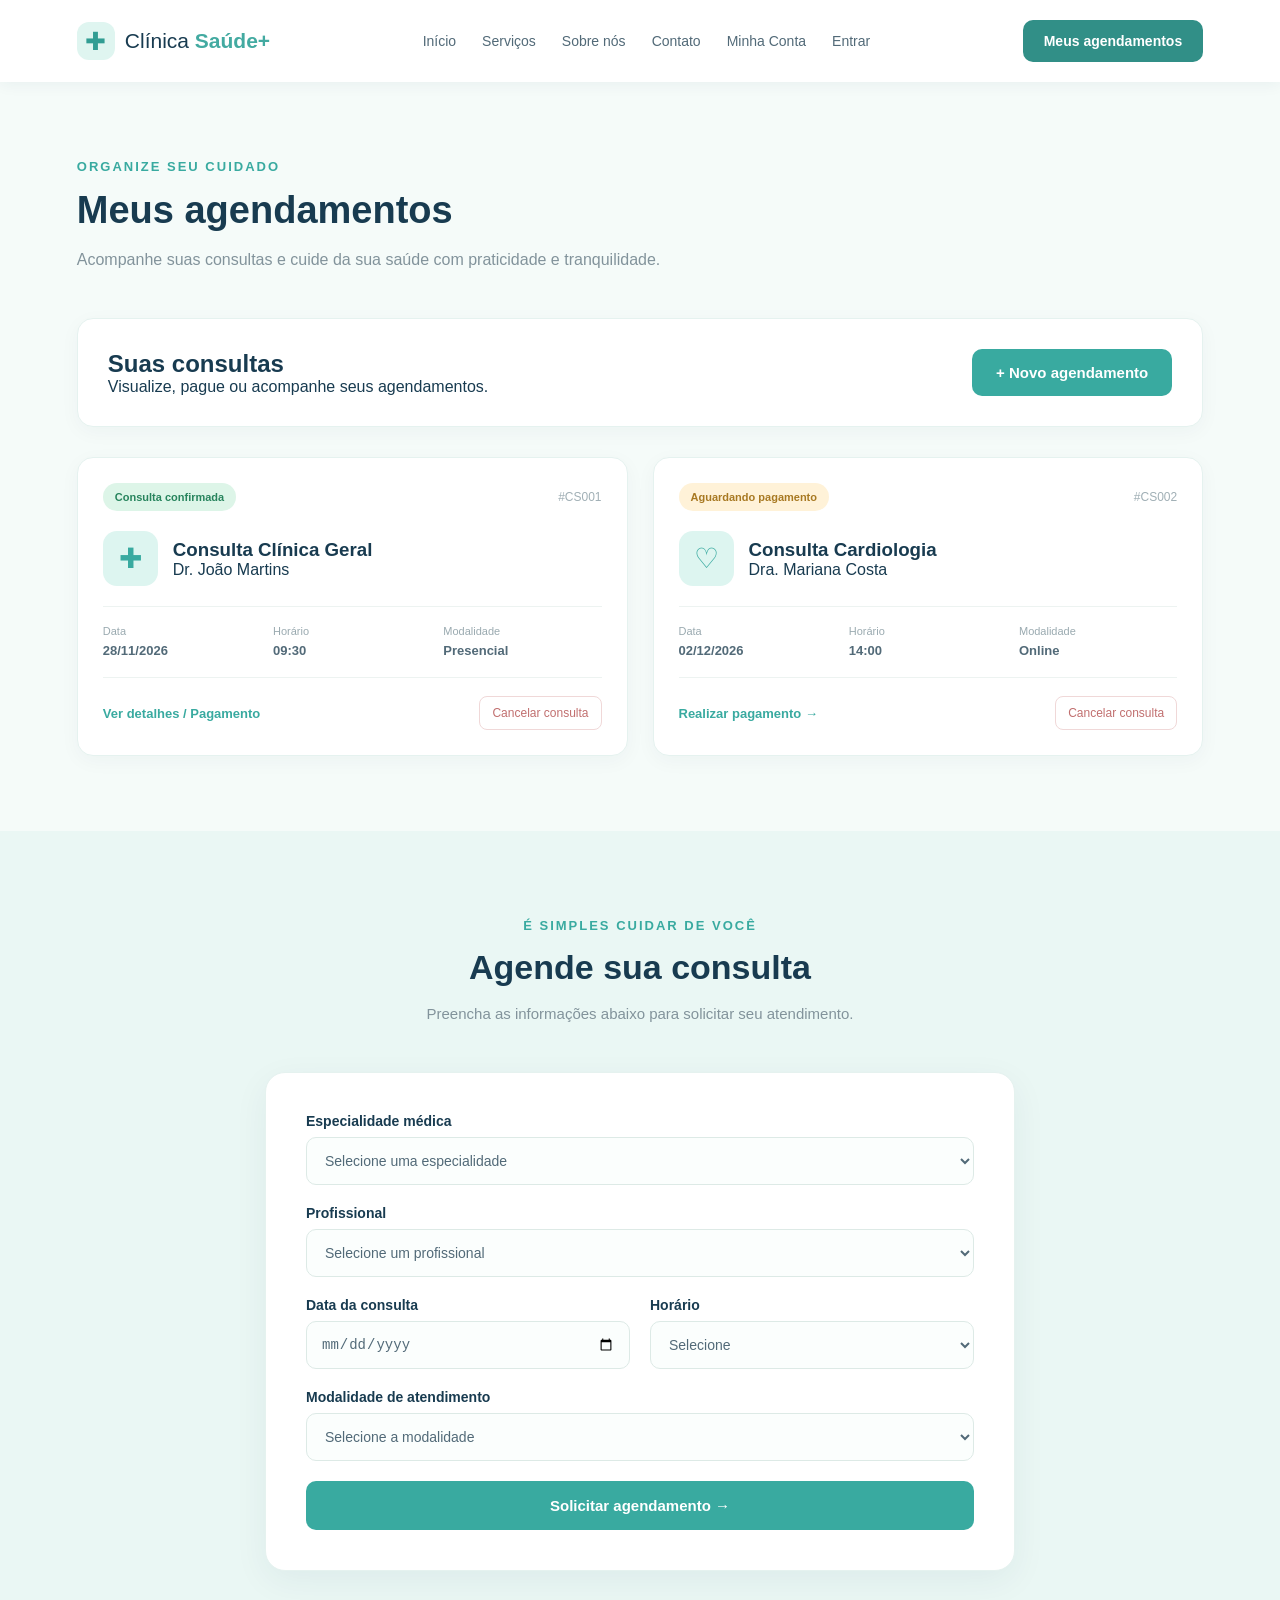
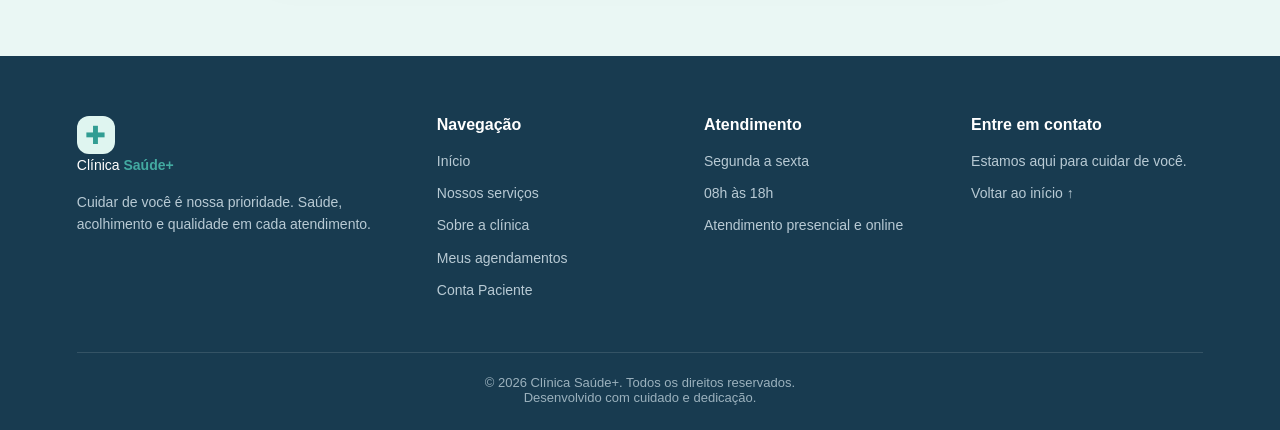
<file: clinica saude/pages/meusagendamentos.html>
<!DOCTYPE html>
<html lang="pt-BR">
<head>
    <meta charset="UTF-8">
    <meta name="viewport" content="width=device-width, initial-scale=1.0">
    <title>Meus Agendamentos | Clínica Saúde+</title>
    <link rel="stylesheet" href="../assets/css/style.css">
</head>
<body>

    <header class="cabecalho">
        <div class="container navegacao">
            <a href="../index.html" class="logo">
                <span class="logo-icone" aria-hidden="true">✚</span>
                <span>Clínica <strong>Saúde+</strong></span>
            </a>

            <nav class="menu" aria-label="Menu principal">
                <a href="../index.html">Início</a>
                <a href="../index.html#servicos">Serviços</a>
                <a href="../index.html#sobre">Sobre nós</a>
                <a href="#contato">Contato</a>
                <a href="perfil.html">Minha Conta</a>
                <a href="login.html" id="linkAuth">Entrar</a>
            </nav>

            <a href="meusagendamentos.html" class="botao-agendar ativo">
                Meus agendamentos
            </a>
        </div>
    </header>

    <main>
        <section class="pagina-agendamentos">
            <div class="container">
                <div class="titulo-agendamentos">
                    <span class="subtitulo">ORGANIZE SEU CUIDADO</span>
                    <h1>Meus agendamentos</h1>
                    <p>Acompanhe suas consultas e cuide da sua saúde com praticidade e tranquilidade.</p>
                </div>

                <div class="acoes-agendamento">
                    <div>
                        <h2>Suas consultas</h2>
                        <p>Visualize, pague ou acompanhe seus agendamentos.</p>
                    </div>
                    <a href="#novo-agendamento" class="botao-principal">+ Novo agendamento</a>
                </div>

                <div class="lista-consultas" id="listaConsultas">
                    <article class="card-consulta">
                        <div class="consulta-topo">
                            <span class="status-confirmado">Consulta confirmada</span>
                            <span class="consulta-codigo">#CS001</span>
                        </div>
                        <div class="consulta-info">
                            <div class="consulta-icone" aria-hidden="true">✚</div>
                            <div>
                                <h3>Consulta Clínica Geral</h3>
                                <p>Dr. João Martins</p>
                            </div>
                        </div>
                        <div class="consulta-detalhes">
                            <div><span>Data</span><strong>28/11/2026</strong></div>
                            <div><span>Horário</span><strong>09:30</strong></div>
                            <div><span>Modalidade</span><strong>Presencial</strong></div>
                        </div>
                        <div class="consulta-rodape">
                            <a href="pagamento.html" class="link-detalhes" data-esp="Clínica Geral" data-prof="Dr. João Martins" data-data="28/11/2026" data-hora="09:30">Ver detalhes / Pagamento</a>
                            <button type="button" class="botao-cancelar">Cancelar consulta</button>
                        </div>
                    </article>

                    <article class="card-consulta">
                        <div class="consulta-topo">
                            <span class="status-pendente">Aguardando pagamento</span>
                            <span class="consulta-codigo">#CS002</span>
                        </div>
                        <div class="consulta-info">
                            <div class="consulta-icone" aria-hidden="true">♡</div>
                            <div>
                                <h3>Consulta Cardiologia</h3>
                                <p>Dra. Mariana Costa</p>
                            </div>
                        </div>
                        <div class="consulta-detalhes">
                            <div><span>Data</span><strong>02/12/2026</strong></div>
                            <div><span>Horário</span><strong>14:00</strong></div>
                            <div><span>Modalidade</span><strong>Online</strong></div>
                        </div>
                        <div class="consulta-rodape">
                            <a href="pagamento.html" class="link-detalhes" data-esp="Cardiologia" data-prof="Dra. Mariana Costa" data-data="02/12/2026" data-hora="14:00">Realizar pagamento →</a>
                            <button type="button" class="botao-cancelar">Cancelar consulta</button>
                        </div>
                    </article>
                </div>
            </div>
        </section>

        <section class="novo-agendamento" id="novo-agendamento">
            <div class="container">
                <div class="titulo-secao">
                    <span class="subtitulo">É SIMPLES CUIDAR DE VOCÊ</span>
                    <h2>Agende sua consulta</h2>
                    <p>Preencha as informações abaixo para solicitar seu atendimento.</p>
                </div>

                <div class="formulario-card">
                    <form id="formAgendamento">
                        <div class="campo-formulario">
                            <label for="especialidade">Especialidade médica</label>
                            <select id="especialidade" required>
                                <option value="">Selecione uma especialidade</option>
                                <option value="Clínica Geral">Clínica Geral</option>
                                <option value="Cardiologia">Cardiologia</option>
                                <option value="Dermatologia">Dermatologia</option>
                                <option value="Ginecologia">Ginecologia</option>
                                <option value="Pediatria">Pediatria</option>
                            </select>
                        </div>

                        <div class="campo-formulario">
                            <label for="profissional">Profissional</label>
                            <select id="profissional" required>
                                <option value="">Selecione um profissional</option>
                                <option value="Dr. João Martins">Dr. João Martins</option>
                                <option value="Dra. Mariana Costa">Dra. Mariana Costa</option>
                                <option value="Dra. Ana Oliveira">Dra. Ana Oliveira</option>
                            </select>
                        </div>

                        <div class="campos-linha">
                            <div class="campo-formulario">
                                <label for="dataConsulta">Data da consulta</label>
                                <input type="date" id="dataConsulta" required>
                            </div>

                            <div class="campo-formulario">
                                <label for="horario">Horário</label>
                                <select id="horario" required>
                                    <option value="">Selecione</option>
                                    <option value="08:00">08:00</option>
                                    <option value="09:00">09:00</option>
                                    <option value="10:00">10:00</option>
                                    <option value="14:00">14:00</option>
                                    <option value="15:00">15:00</option>
                                    <option value="16:00">16:00</option>
                                </select>
                            </div>
                        </div>

                        <div class="campo-formulario">
                            <label for="modalidade">Modalidade de atendimento</label>
                            <select id="modalidade" required>
                                <option value="">Selecione a modalidade</option>
                                <option value="Presencial">Presencial</option>
                                <option value="Online">Online</option>
                            </select>
                        </div>

                        <button type="submit" class="botao-enviar">Solicitar agendamento →</button>
                    </form>
                </div>
            </div>
        </section>
    </main>

    <footer class="rodape" id="contato">
        <div class="container rodape-conteudo">
            <div class="rodape-coluna rodape-marca">
                <a href="../index.html" class="logo">
                    <span class="logo-icone" aria-hidden="true">✚</span>
                    <span>Clínica <strong>Saúde+</strong></span>
                </a>
                <p>
                    Cuidar de você é nossa prioridade.
                    Saúde, acolhimento e qualidade em
                    cada atendimento.
                </p>
            </div>

            <div class="rodape-coluna">
                <h3>Navegação</h3>
                <a href="../index.html">Início</a>
                <a href="../index.html#servicos">Nossos serviços</a>
                <a href="../index.html#sobre">Sobre a clínica</a>
                <a href="meusagendamentos.html">Meus agendamentos</a>
                <a href="perfil.html">Conta Paciente</a>
            </div>

            <div class="rodape-coluna">
                <h3>Atendimento</h3>
                <p>Segunda a sexta</p>
                <p>08h às 18h</p>
                <p>Atendimento presencial e online</p>
            </div>

            <div class="rodape-coluna">
                <h3>Entre em contato</h3>
                <p>Estamos aqui para cuidar de você.</p>
                <a href="#">Voltar ao início ↑</a>
            </div>
        </div>

        <div class="rodape-base">
            <div class="container">
                <p>© 2026 Clínica Saúde+. Todos os direitos reservados.</p>
                <p>Desenvolvido com cuidado e dedicação.</p>
            </div>
        </div>
    </footer>

    <script src="../assets/scripts/app.js"></script>
</body>
</html>
</file>
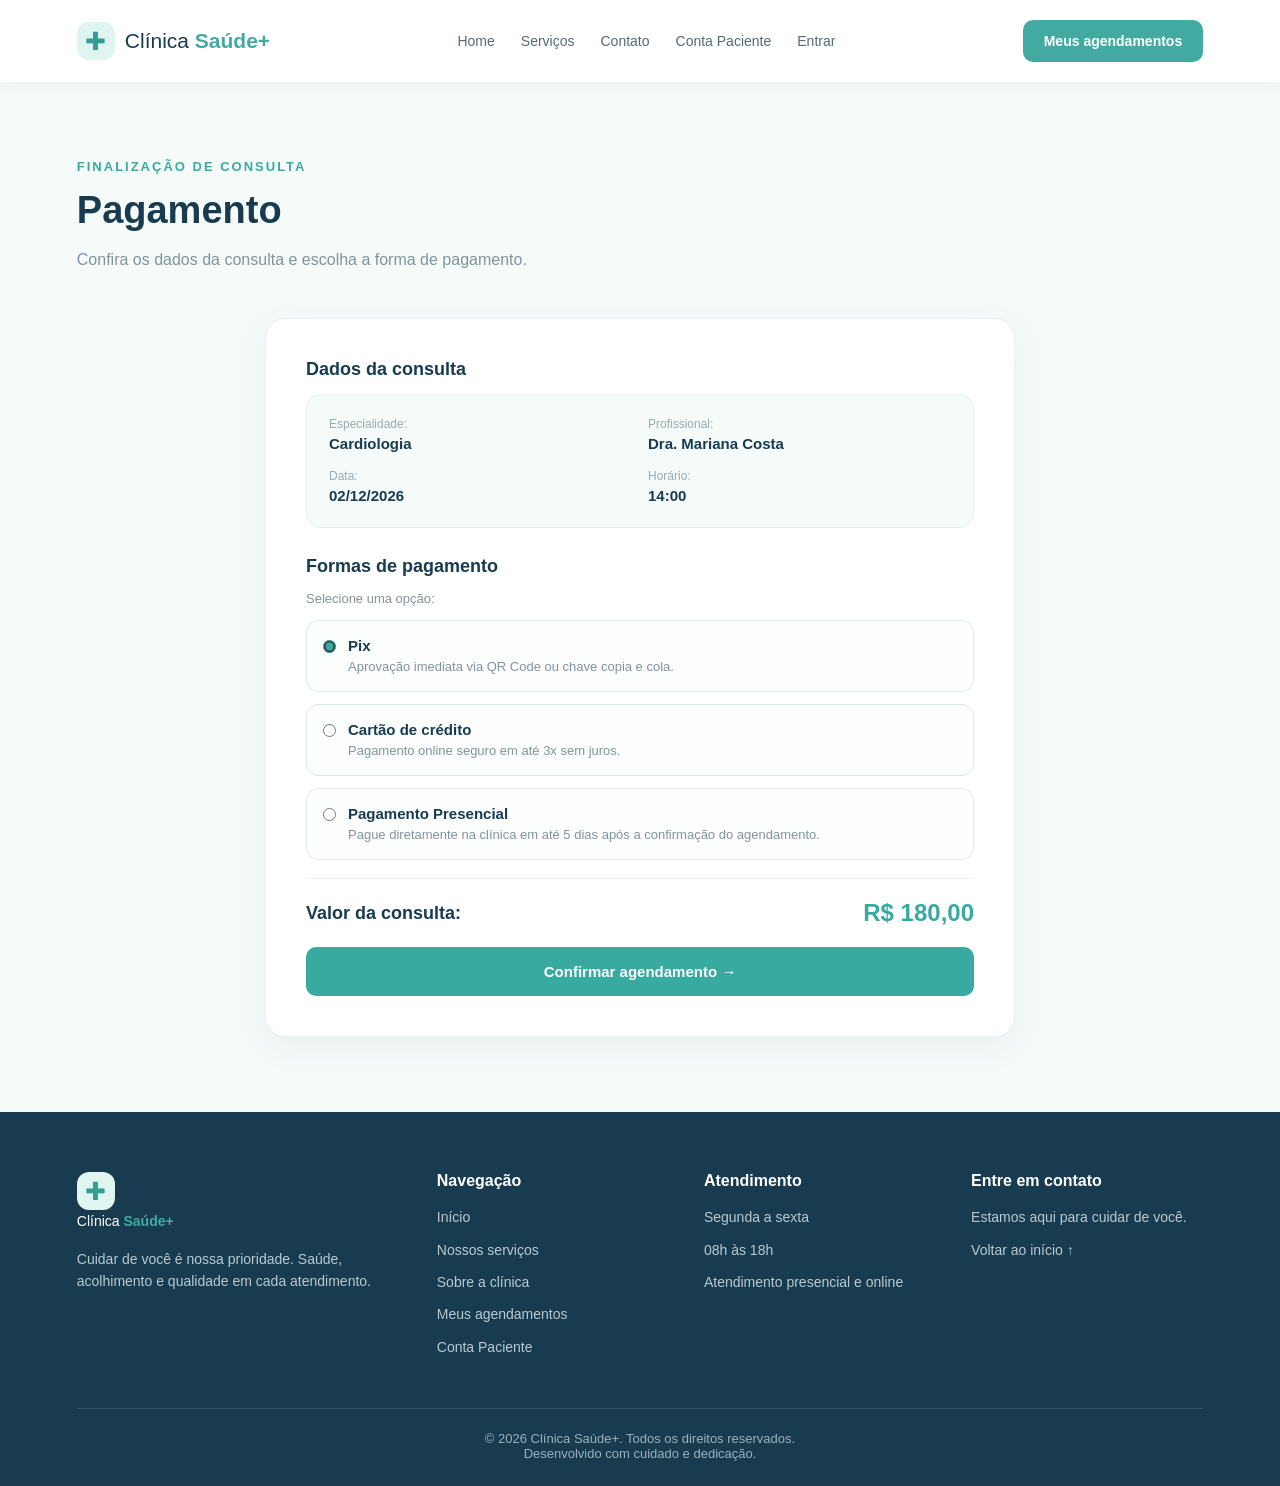
<file: clinica saude/pages/pagamento.html>
<!DOCTYPE html>
<html lang="pt-BR">
<head>
    <meta charset="UTF-8">
    <meta name="viewport" content="width=device-width, initial-scale=1.0">
    <title>Pagamento | Clínica Saúde+</title>
    <link rel="stylesheet" href="../assets/css/style.css">
</head>
<body>

    <header class="cabecalho">
        <div class="container navegacao">
            <a href="../index.html" class="logo">
                <span class="logo-icone" aria-hidden="true">✚</span>
                <span>Clínica <strong>Saúde+</strong></span>
            </a>

            <nav class="menu" aria-label="Menu principal">
                <a href="../index.html">Home</a>
                <a href="../index.html#servicos">Serviços</a>
                <a href="#contato">Contato</a>
                <a href="perfil.html">Conta Paciente</a>
                <a href="login.html" id="linkAuth">Entrar</a>
            </nav>

            <a href="meusagendamentos.html" class="botao-agendar">
                Meus agendamentos
            </a>
        </div>
    </header>

    <main class="pagina-agendamentos">
        <div class="container">
            <div class="titulo-agendamentos">
                <span class="subtitulo">FINALIZAÇÃO DE CONSULTA</span>
                <h1>Pagamento</h1>
                <p>Confira os dados da consulta e escolha a forma de pagamento.</p>
            </div>

            <div class="formulario-card">
                <h2 class="secao-pagamento-titulo">Dados da consulta</h2>

                <div class="dados-consulta-grid">
                    <div class="dado-item">
                        <span>Especialidade:</span>
                        <strong id="pagEspecialidade">Cardiologia</strong>
                    </div>

                    <div class="dado-item">
                        <span>Profissional:</span>
                        <strong id="pagProfissional">Dra. Mariana Costa</strong>
                    </div>

                    <div class="dado-item">
                        <span>Data:</span>
                        <strong id="pagData">02/12/2026</strong>
                    </div>

                    <div class="dado-item">
                        <span>Horário:</span>
                        <strong id="pagHorario">14:00</strong>
                    </div>
                </div>

                <form id="formPagamento">
                    <h2 class="secao-pagamento-titulo">Formas de pagamento</h2>
                    <p style="color: #82939B; font-size: 13px; margin-bottom: 14px;">Selecione uma opção:</p>

                    <label class="opcao-radio">
                        <input type="radio" name="forma_pagamento" value="pix" required checked>
                        <div>
                            <strong>Pix</strong>
                            <small>Aprovação imediata via QR Code ou chave copia e cola.</small>
                        </div>
                    </label>

                    <label class="opcao-radio">
                        <input type="radio" name="forma_pagamento" value="credito" required>
                        <div>
                            <strong>Cartão de crédito</strong>
                            <small>Pagamento online seguro em até 3x sem juros.</small>
                        </div>
                    </label>

                    <label class="opcao-radio">
                        <input type="radio" name="forma_pagamento" value="dinheiro" required>
                        <div>
                            <strong>Pagamento Presencial</strong>
                            <small>Pague diretamente na clínica em até 5 dias após a confirmação do agendamento.</small>
                        </div>
                    </label>

                    <div class="resumo-valor">
                        <div>Valor da consulta:</div>
                        <span>R$ 180,00</span>
                    </div>

                    <button type="submit" class="botao-enviar">
                        Confirmar agendamento →
                    </button>
                </form>
            </div>
        </div>
    </main>

    <footer class="rodape" id="contato">
        <div class="container rodape-conteudo">
            <div class="rodape-coluna rodape-marca">
                <a href="../index.html" class="logo">
                    <span class="logo-icone" aria-hidden="true">✚</span>
                    <span>Clínica <strong>Saúde+</strong></span>
                </a>
                <p>
                    Cuidar de você é nossa prioridade.
                    Saúde, acolhimento e qualidade em
                    cada atendimento.
                </p>
            </div>

            <div class="rodape-coluna">
                <h3>Navegação</h3>
                <a href="../index.html">Início</a>
                <a href="../index.html#servicos">Nossos serviços</a>
                <a href="../index.html#sobre">Sobre a clínica</a>
                <a href="meusagendamentos.html">Meus agendamentos</a>
                <a href="perfil.html">Conta Paciente</a>
            </div>

            <div class="rodape-coluna">
                <h3>Atendimento</h3>
                <p>Segunda a sexta</p>
                <p>08h às 18h</p>
                <p>Atendimento presencial e online</p>
            </div>

            <div class="rodape-coluna">
                <h3>Entre em contato</h3>
                <p>Estamos aqui para cuidar de você.</p>
                <a href="#">Voltar ao início ↑</a>
            </div>
        </div>

        <div class="rodape-base">
            <div class="container">
                <p>© 2026 Clínica Saúde+. Todos os direitos reservados.</p>
                <p>Desenvolvido com cuidado e dedicação.</p>
            </div>
        </div>
    </footer>

    <script src="../assets/scripts/app.js"></script>
</body>
</html>
</file>
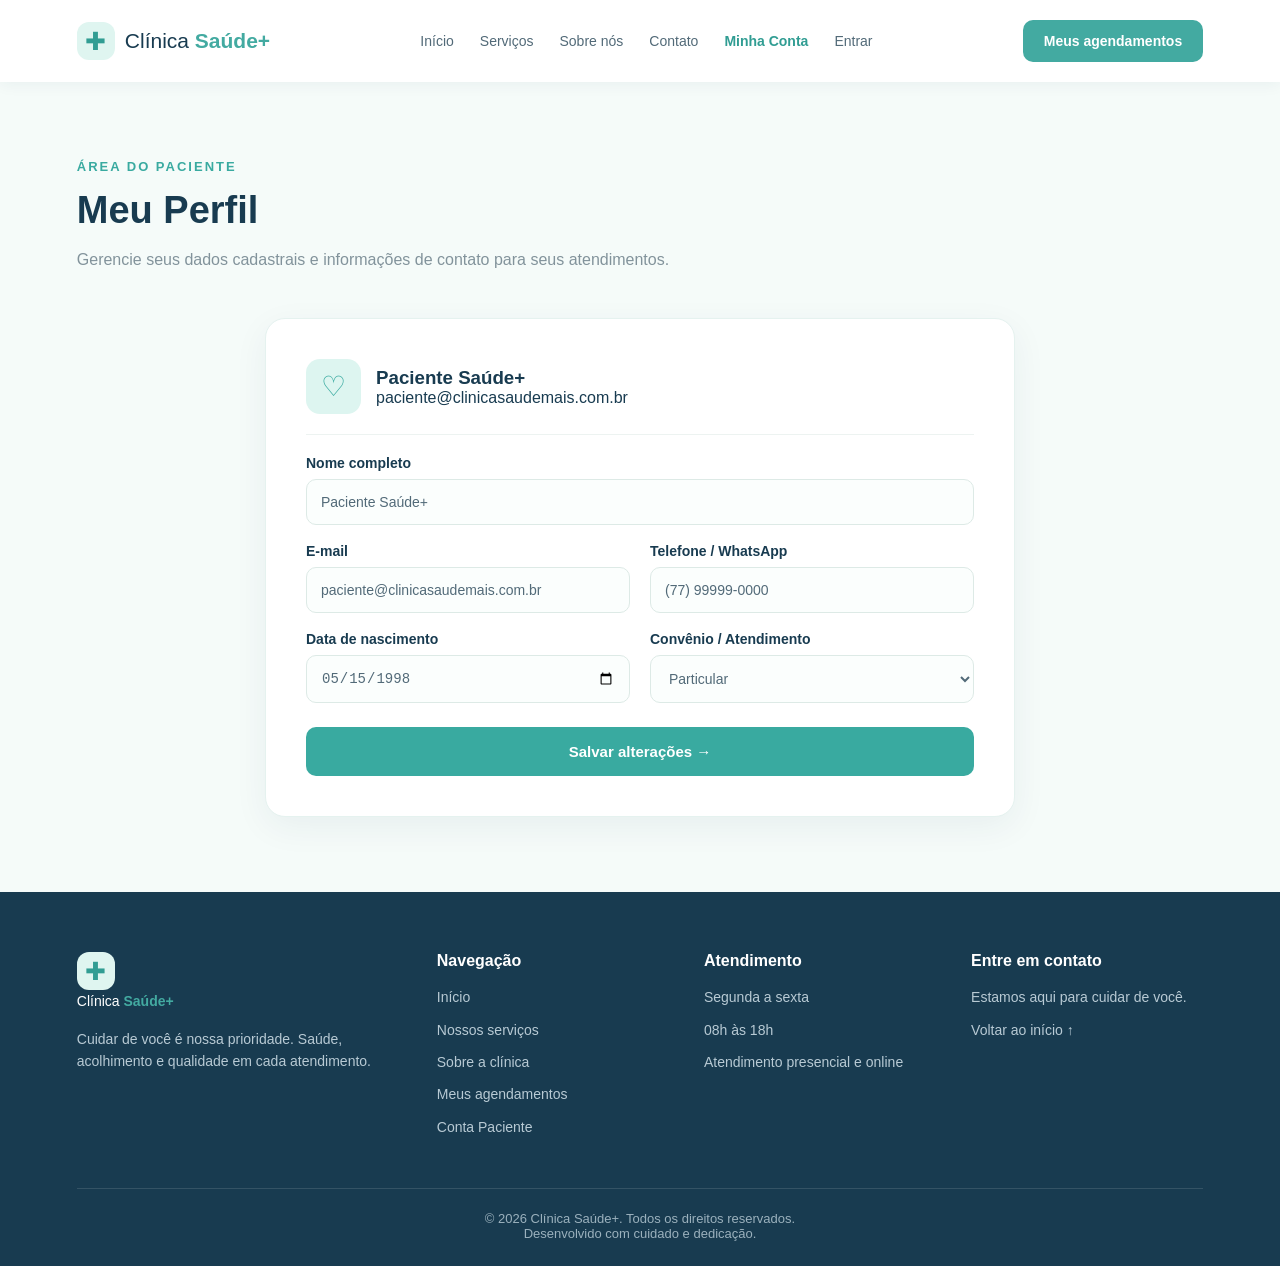
<file: clinica saude/pages/perfil.html>
<!DOCTYPE html>
<html lang="pt-BR">
<head>
    <meta charset="UTF-8">
    <meta name="viewport" content="width=device-width, initial-scale=1.0">
    <title>Minha Conta | Clínica Saúde+</title>
    <link rel="stylesheet" href="../assets/css/style.css">
</head>
<body>

    <header class="cabecalho">
        <div class="container navegacao">
            <a href="../index.html" class="logo">
                <span class="logo-icone" aria-hidden="true">✚</span>
                <span>Clínica <strong>Saúde+</strong></span>
            </a>

            <nav class="menu" aria-label="Menu principal">
                <a href="../index.html">Início</a>
                <a href="../index.html#servicos">Serviços</a>
                <a href="../index.html#sobre">Sobre nós</a>
                <a href="#contato">Contato</a>
                <a href="perfil.html" class="ativo">Minha Conta</a>
                <a href="login.html" id="linkAuth">Entrar</a>
            </nav>

            <a href="meusagendamentos.html" class="botao-agendar">
                Meus agendamentos
            </a>
        </div>
    </header>

    <main class="pagina-agendamentos">
        <div class="container">
            <div class="titulo-agendamentos">
                <span class="subtitulo">ÁREA DO PACIENTE</span>
                <h1>Meu Perfil</h1>
                <p>Gerencie seus dados cadastrais e informações de contato para seus atendimentos.</p>
            </div>

            <div class="formulario-card">
                <div class="consulta-info" style="border-bottom: 1px solid #EDF3F1; padding-bottom: 20px;">
                    <div class="consulta-icone" aria-hidden="true">♡</div>
                    <div>
                        <h3 id="perfilNomeExibicao">Paciente Saúde+</h3>
                        <p id="perfilEmailExibicao">paciente@clinicasaudemais.com.br</p>
                    </div>
                </div>

                <form id="formPerfil">
                    <div class="campo-formulario" style="margin-bottom: 18px;">
                        <label for="perfilNome">Nome completo</label>
                        <input type="text" id="perfilNome" value="Paciente Saúde+" required>
                    </div>

                    <div class="campos-linha" style="margin-bottom: 18px;">
                        <div class="campo-formulario">
                            <label for="perfilEmail">E-mail</label>
                            <input type="email" id="perfilEmail" value="paciente@clinicasaudemais.com.br" required>
                        </div>

                        <div class="campo-formulario">
                            <label for="perfilTelefone">Telefone / WhatsApp</label>
                            <input type="tel" id="perfilTelefone" placeholder="(77) 99999-0000" value="(77) 99999-0000">
                        </div>
                    </div>

                    <div class="campos-linha" style="margin-bottom: 24px;">
                        <div class="campo-formulario">
                            <label for="perfilNascimento">Data de nascimento</label>
                            <input type="date" id="perfilNascimento" value="1998-05-15">
                        </div>

                        <div class="campo-formulario">
                            <label for="perfilConvenio">Convênio / Atendimento</label>
                            <select id="perfilConvenio">
                                <option value="Particular">Particular</option>
                                <option value="Unimed">Unimed</option>
                                <option value="Bradesco Saúde">Bradesco Saúde</option>
                                <option value="SUS">SUS</option>
                            </select>
                        </div>
                    </div>

                    <button type="submit" class="botao-enviar">Salvar alterações →</button>
                </form>
            </div>
        </div>
    </main>

    <footer class="rodape" id="contato">
        <div class="container rodape-conteudo">
            <div class="rodape-coluna rodape-marca">
                <a href="../index.html" class="logo">
                    <span class="logo-icone" aria-hidden="true">✚</span>
                    <span>Clínica <strong>Saúde+</strong></span>
                </a>
                <p>
                    Cuidar de você é nossa prioridade.
                    Saúde, acolhimento e qualidade em
                    cada atendimento.
                </p>
            </div>

            <div class="rodape-coluna">
                <h3>Navegação</h3>
                <a href="../index.html">Início</a>
                <a href="../index.html#servicos">Nossos serviços</a>
                <a href="../index.html#sobre">Sobre a clínica</a>
                <a href="meusagendamentos.html">Meus agendamentos</a>
                <a href="perfil.html">Conta Paciente</a>
            </div>

            <div class="rodape-coluna">
                <h3>Atendimento</h3>
                <p>Segunda a sexta</p>
                <p>08h às 18h</p>
                <p>Atendimento presencial e online</p>
            </div>

            <div class="rodape-coluna">
                <h3>Entre em contato</h3>
                <p>Estamos aqui para cuidar de você.</p>
                <a href="#">Voltar ao início ↑</a>
            </div>
        </div>

        <div class="rodape-base">
            <div class="container">
                <p>© 2026 Clínica Saúde+. Todos os direitos reservados.</p>
                <p>Desenvolvido com cuidado e dedicação.</p>
            </div>
        </div>
    </footer>

    <script src="../assets/scripts/app.js"></script>
</body>
</html>
</file>
<file: clinica saude/assets/css/style.css>
* {
    margin: 0;
    padding: 0;
    box-sizing: border-box;
}

body {
    font-family: Arial, sans-serif;
    background-color: #F5FBF9;
    color: #183B50;
}

.container {
    max-width: 1200px;
    margin: 0 auto;
}

/* CABEÇALHO */
.cabecalho {
    width: 100%;
    background-color: #FFFFFF;
    padding: 20px 6%;
    box-shadow: 0 2px 15px rgba(24, 59, 80, 0.06);
}

.navegacao {
    display: flex;
    align-items: center;
    justify-content: space-between;
    gap: 24px;
    flex-wrap: wrap;
}

.logo {
    display: flex;
    align-items: center;
    gap: 10px;
    text-decoration: none;
    color: #183B50;
    font-size: 21px;
    white-space: nowrap;
}

.logo strong {
    color: #43AAA1;
}

.logo-icone {
    display: flex;
    align-items: center;
    justify-content: center;
    width: 38px;
    height: 38px;
    border-radius: 12px;
    background-color: #DFF5F0;
    color: #319D93;
    font-size: 25px;
}

.menu {
    display: flex;
    align-items: center;
    gap: 26px;
    flex-wrap: wrap;
}

.menu a {
    text-decoration: none;
    color: #526A78;
    font-size: 14px;
    transition: 0.3s;
}

.menu a:hover,
.menu a.ativo {
    color: #319D93;
    font-weight: bold;
}

.botao-agendar {
    background-color: #43AAA1;
    color: #FFFFFF;
    padding: 13px 21px;
    border-radius: 10px;
    text-decoration: none;
    font-size: 14px;
    font-weight: bold;
    white-space: nowrap;
    transition: 0.3s;
}

.botao-agendar:hover,
.botao-agendar.ativo {
    background-color: #318F87;
}

/* HERO (HOME E LOGIN) */
.hero {
    padding: 75px 6%;
}

.hero-conteudo {
    display: grid;
    grid-template-columns: 1.1fr 0.9fr;
    align-items: center;
    gap: 50px;
}

.selo-campanha {
    display: inline-block;
    background-color: #DFF5F0;
    color: #319D93;
    padding: 8px 16px;
    border-radius: 20px;
    font-size: 13px;
    font-weight: bold;
    margin-bottom: 20px;
}

.hero-texto h1 {
    font-size: 46px;
    line-height: 1.2;
    color: #183B50;
    margin-bottom: 20px;
}

.hero-texto h1 span {
    display: block;
    color: #39AAA0;
}

.hero-texto p {
    color: #6B7F8A;
    font-size: 16px;
    line-height: 1.7;
    margin-bottom: 30px;
    max-width: 520px;
}

.hero-botoes {
    display: flex;
    gap: 16px;
    flex-wrap: wrap;
}

.botao-principal {
    background-color: #39AAA0;
    color: #FFFFFF;
    padding: 15px 24px;
    border-radius: 10px;
    text-decoration: none;
    font-weight: bold;
    font-size: 15px;
    display: inline-block;
    transition: 0.3s;
}

.botao-principal:hover {
    background-color: #288C84;
    transform: translateY(-2px);
}

.botao-secundario {
    background-color: #FFFFFF;
    color: #183B50;
    padding: 15px 24px;
    border-radius: 10px;
    text-decoration: none;
    font-weight: bold;
    font-size: 15px;
    border: 1px solid #DDEAE6;
    display: inline-block;
    transition: 0.3s;
}

.botao-secundario:hover {
    border-color: #39AAA0;
    color: #39AAA0;
}

.hero-visual {
    position: relative;
    background: linear-gradient(135deg, #DFF5F0, #EAF7F4);
    border-radius: 28px;
    padding: 60px 40px;
    display: flex;
    flex-direction: column;
    align-items: center;
    justify-content: center;
    min-height: 380px;
    border: 1px solid #D3ECE6;
}

.icone-medico {
    width: 110px;
    height: 110px;
    background-color: #FFFFFF;
    color: #39AAA0;
    border-radius: 28px;
    display: flex;
    align-items: center;
    justify-content: center;
    font-size: 54px;
    box-shadow: 0 15px 35px rgba(24, 59, 80, 0.08);
    margin-bottom: 25px;
}

.cartao-cuidado {
    background-color: #FFFFFF;
    padding: 18px 24px;
    border-radius: 16px;
    display: flex;
    align-items: center;
    gap: 15px;
    box-shadow: 0 10px 25px rgba(24, 59, 80, 0.06);
    margin-bottom: 18px;
}

.cartao-cuidado .coracao {
    width: 44px;
    height: 44px;
    background-color: #DFF5F0;
    color: #39AAA0;
    border-radius: 12px;
    display: flex;
    align-items: center;
    justify-content: center;
    font-size: 22px;
}

.cartao-cuidado p {
    font-size: 13px;
    color: #82939B;
    margin-top: 3px;
}

.frase-decorativa {
    color: #319D93;
    font-weight: bold;
    font-size: 14px;
}

/* LOGIN CARD */
.card-login {
    background-color: #FFFFFF;
    padding: 32px;
    border-radius: 20px;
    border: 1px solid #E5F2EF;
    box-shadow: 0 10px 35px rgba(24, 59, 80, 0.06);
    max-width: 460px;
}

.botoes-login {
    display: flex;
    flex-direction: column;
    gap: 12px;
    margin-top: 20px;
}

.botoes-login .botao-secundario {
    width: 100%;
    text-align: center;
}

/* BENEFÍCIOS */
.beneficios {
    padding: 35px 6%;
    background-color: #FFFFFF;
    border-top: 1px solid #EDF3F1;
    border-bottom: 1px solid #EDF3F1;
}

.beneficios-lista {
    display: grid;
    grid-template-columns: repeat(3, 1fr);
    gap: 25px;
}

.beneficio {
    display: flex;
    align-items: center;
    gap: 15px;
}

.beneficio span {
    width: 48px;
    height: 48px;
    background-color: #DFF5F0;
    color: #39AAA0;
    border-radius: 12px;
    display: flex;
    align-items: center;
    justify-content: center;
    font-size: 22px;
}

.beneficio p {
    color: #82939B;
    font-size: 13px;
    margin-top: 4px;
}

/* SERVIÇOS E SOBRE */
.servicos,
.sobre {
    padding: 80px 6%;
}

.sobre {
    background-color: #FFFFFF;
}

.subtitulo {
    color: #39AAA0;
    font-size: 13px;
    font-weight: bold;
    letter-spacing: 2px;
    text-transform: uppercase;
}

.titulo-secao {
    text-align: center;
    max-width: 650px;
    margin: 0 auto 45px;
}

.titulo-secao h2 {
    color: #183B50;
    font-size: 34px;
    margin: 14px 0;
}

.titulo-secao p {
    color: #82939B;
    font-size: 15px;
    line-height: 1.7;
}

.servicos-lista {
    display: grid;
    grid-template-columns: repeat(3, 1fr);
    gap: 25px;
}

.card-servico {
    background-color: #FFFFFF;
    padding: 32px;
    border-radius: 18px;
    border: 1px solid #E5F2EF;
    box-shadow: 0 5px 20px rgba(24, 59, 80, 0.04);
}

.servico-icone {
    width: 52px;
    height: 52px;
    background-color: #DFF5F0;
    color: #39AAA0;
    border-radius: 14px;
    display: flex;
    align-items: center;
    justify-content: center;
    font-size: 24px;
    margin-bottom: 20px;
}

.card-servico h3 {
    margin-bottom: 12px;
    font-size: 20px;
}

.card-servico p {
    color: #6B7F8A;
    font-size: 14px;
    line-height: 1.6;
    margin-bottom: 20px;
}

.card-servico a {
    color: #39AAA0;
    text-decoration: none;
    font-weight: bold;
    font-size: 14px;
}

.sobre-conteudo {
    display: grid;
    grid-template-columns: 0.9fr 1.1fr;
    gap: 50px;
    align-items: center;
}

.imagem-clinica {
    background: linear-gradient(135deg, #39AAA0, #288C84);
    color: #FFFFFF;
    padding: 50px 30px;
    border-radius: 24px;
    text-align: center;
    margin-bottom: 20px;
}

.simbolo-clinica {
    font-size: 52px;
    margin-bottom: 12px;
}

.selo-sobre {
    background-color: #F5FBF9;
    padding: 18px 22px;
    border-radius: 16px;
    display: flex;
    align-items: center;
    gap: 14px;
    border: 1px solid #E5F2EF;
}

.selo-sobre span {
    font-size: 24px;
    color: #39AAA0;
}

.sobre-texto h2 {
    font-size: 34px;
    margin: 14px 0 20px;
}

.sobre-texto h2 span {
    color: #39AAA0;
}

.sobre-texto p {
    color: #6B7F8A;
    line-height: 1.7;
    margin-bottom: 16px;
}

.sobre-diferenciais {
    display: flex;
    flex-direction: column;
    gap: 12px;
    margin: 22px 0 28px;
}

.diferencial {
    display: flex;
    align-items: center;
    gap: 10px;
    font-weight: bold;
    font-size: 14px;
}

.diferencial span {
    color: #39AAA0;
    font-weight: bold;
}

/* AGENDAMENTOS, PAGAMENTO E PERFIL */
.pagina-agendamentos {
    padding: 75px 6%;
    min-height: 500px;
}

.titulo-agendamentos {
    margin-bottom: 45px;
}

.titulo-agendamentos h1 {
    color: #183B50;
    font-size: 38px;
    margin: 14px 0;
}

.titulo-agendamentos p {
    color: #82939B;
    font-size: 16px;
    line-height: 1.7;
}

.acoes-agendamento {
    display: flex;
    justify-content: space-between;
    align-items: center;
    gap: 20px;
    background-color: #FFFFFF;
    padding: 30px;
    border-radius: 16px;
    border: 1px solid #E5F2EF;
    box-shadow: 0 5px 20px rgba(24, 59, 80, 0.04);
}

.lista-consultas {
    display: grid;
    grid-template-columns: repeat(2, 1fr);
    gap: 25px;
    margin-top: 30px;
}

.card-consulta {
    background-color: #FFFFFF;
    border: 1px solid #E5F2EF;
    border-radius: 16px;
    padding: 25px;
    box-shadow: 0 5px 20px rgba(24, 59, 80, 0.04);
}

.consulta-topo {
    display: flex;
    justify-content: space-between;
    align-items: center;
    gap: 10px;
    margin-bottom: 20px;
}

.status-confirmado,
.status-pendente {
    padding: 8px 12px;
    border-radius: 20px;
    font-size: 11px;
    font-weight: bold;
}

.status-confirmado {
    background-color: #DDF5E8;
    color: #27845D;
}

.status-pendente {
    background-color: #FFF2D8;
    color: #A87922;
}

.consulta-codigo {
    color: #A0AFB5;
    font-size: 12px;
}

.consulta-info {
    display: flex;
    align-items: center;
    gap: 15px;
    margin-bottom: 20px;
}

.consulta-icone {
    width: 55px;
    height: 55px;
    background-color: #DDF5F0;
    color: #39AAA0;
    border-radius: 14px;
    display: flex;
    align-items: center;
    justify-content: center;
    font-size: 28px;
}

.consulta-detalhes {
    display: grid;
    grid-template-columns: repeat(3, 1fr);
    gap: 12px;
    border-top: 1px solid #EDF3F1;
    border-bottom: 1px solid #EDF3F1;
    padding: 18px 0;
}

.consulta-detalhes span {
    color: #9AAAB0;
    font-size: 11px;
    display: block;
    margin-bottom: 4px;
}

.consulta-detalhes strong {
    color: #526A78;
    font-size: 13px;
}

.consulta-rodape {
    display: flex;
    justify-content: space-between;
    align-items: center;
    gap: 10px;
    margin-top: 18px;
}

.link-detalhes {
    color: #39AAA0;
    text-decoration: none;
    font-size: 13px;
    font-weight: bold;
}

.botao-cancelar {
    background-color: transparent;
    border: 1px solid #F0D8D8;
    color: #C16F6F;
    padding: 9px 12px;
    border-radius: 8px;
    font-size: 12px;
    cursor: pointer;
}

.novo-agendamento {
    padding: 85px 6%;
    background-color: #EAF7F4;
}

.formulario-card {
    max-width: 750px;
    margin: 0 auto;
    padding: 40px;
    background-color: #FFFFFF;
    border-radius: 20px;
    border: 1px solid #E5F2EF;
    box-shadow: 0 10px 35px rgba(24, 59, 80, 0.06);
}

#formAgendamento {
    display: flex;
    flex-direction: column;
    gap: 20px;
}

.campo-formulario {
    display: flex;
    flex-direction: column;
    gap: 8px;
}

.campo-formulario label {
    color: #183B50;
    font-size: 14px;
    font-weight: bold;
}

.campo-formulario input,
.campo-formulario select {
    width: 100%;
    padding: 14px;
    border: 1px solid #DDEAE6;
    border-radius: 10px;
    background-color: #FBFEFD;
    color: #526A78;
    font-size: 14px;
    outline: none;
}

.campo-formulario input:focus,
.campo-formulario select:focus {
    border-color: #39AAA0;
    box-shadow: 0 0 0 3px rgba(57, 170, 160, 0.10);
}

.campos-linha {
    display: grid;
    grid-template-columns: 1fr 1fr;
    gap: 20px;
}

.botao-enviar {
    width: 100%;
    padding: 16px;
    border: none;
    border-radius: 10px;
    background-color: #39AAA0;
    color: #FFFFFF;
    font-size: 15px;
    font-weight: bold;
    cursor: pointer;
    transition: 0.3s;
}

.botao-enviar:hover {
    background-color: #288C84;
}

/* PAGAMENTO ESPECÍFICO */
.dados-consulta-grid {
    display: grid;
    grid-template-columns: repeat(2, 1fr);
    gap: 16px;
    background-color: #F5FBF9;
    padding: 22px;
    border-radius: 14px;
    border: 1px solid #E5F2EF;
    margin-bottom: 28px;
}

.dado-item span {
    display: block;
    color: #9AAAB0;
    font-size: 12px;
    margin-bottom: 4px;
}

.dado-item strong {
    color: #183B50;
    font-size: 15px;
}

.secao-pagamento-titulo {
    color: #183B50;
    font-size: 18px;
    margin-bottom: 14px;
}

.opcao-radio {
    display: flex;
    align-items: flex-start;
    gap: 12px;
    padding: 16px;
    border: 1px solid #DDEAE6;
    border-radius: 12px;
    background-color: #FBFEFD;
    margin-bottom: 12px;
    cursor: pointer;
}

.opcao-radio:hover {
    border-color: #39AAA0;
    background-color: #F5FBF9;
}

.opcao-radio input[type="radio"] {
    margin-top: 3px;
    accent-color: #39AAA0;
}

.opcao-radio strong {
    display: block;
    font-size: 15px;
    margin-bottom: 3px;
}

.opcao-radio small {
    color: #82939B;
    font-size: 13px;
}

.resumo-valor {
    display: flex;
    justify-content: space-between;
    align-items: center;
    padding: 20px 0;
    margin-top: 18px;
    border-top: 1px solid #EDF3F1;
    font-size: 18px;
    font-weight: bold;
}

.resumo-valor span {
    color: #39AAA0;
    font-size: 24px;
}

/* RODAPÉ */
.rodape {
    background-color: #183B50;
    color: #FFFFFF;
    padding: 60px 6% 25px;
}

.rodape-conteudo {
    display: grid;
    grid-template-columns: 1.4fr 1fr 1fr 1fr;
    gap: 35px;
    padding-bottom: 40px;
    border-bottom: 1px solid rgba(255, 255, 255, 0.12);
}

.rodape .logo {
    color: #FFFFFF;
    margin-bottom: 15px;
}

.rodape-coluna h3 {
    font-size: 16px;
    margin-bottom: 16px;
}

.rodape-coluna p,
.rodape-coluna a {
    display: block;
    color: #B8CAD4;
    text-decoration: none;
    font-size: 14px;
    margin-bottom: 10px;
    line-height: 1.6;
}

.rodape-coluna a:hover {
    color: #43AAA1;
}

.rodape-base {
    padding-top: 22px;
    text-align: center;
    color: #9BB1BD;
    font-size: 13px;
}

/* RESPONSIVIDADE */
@media (max-width: 900px) {
    .hero-conteudo,
    .sobre-conteudo,
    .beneficios-lista,
    .servicos-lista,
    .lista-consultas,
    .rodape-conteudo {
        grid-template-columns: 1fr;
    }

    .hero-texto h1 {
        font-size: 34px;
    }
}

@media (max-width: 600px) {
    .campos-linha,
    .dados-consulta-grid {
        grid-template-columns: 1fr;
    }

    .acoes-agendamento {
        flex-direction: column;
        align-items: flex-start;
    }
}
</file>
<file: pages/figma/home.css>
/* CONFIGURAÇÕES GERAIS */

* {
    margin: 0;
    padding: 0;
    box-sizing: border-box;
}

body {
    font-family: Arial, sans-serif;
    background-color: #F5FBF9;
    color: #183B50;
}


/* CABEÇALHO */

.cabecalho {
    width: 100%;
    background-color: #FFFFFF;
    padding: 20px 6%;
    box-shadow: 0 2px 15px rgba(24, 59, 80, 0.06);
}

.container {
    max-width: 1200px;
    margin: 0 auto;
}

.navegacao {
    display: flex;
    align-items: center;
    justify-content: space-between;
    gap: 30px;
}

/* LOGOTIPO */

.logo {
    display: flex;
    align-items: center;
    gap: 10px;
    text-decoration: none;
    color: #183B50;
    font-size: 21px;
    white-space: nowrap;
}

.logo strong {
    color: #43AAA1;
}

.logo-icone {
    display: flex;
    align-items: center;
    justify-content: center;
    width: 38px;
    height: 38px;
    border-radius: 12px;
    background-color: #DFF5F0;
    color: #319D93;
    font-size: 25px;
}

/* MENU */

.menu {
    display: flex;
    align-items: center;
    gap: 32px;
}

.menu a {
    text-decoration: none;
    color: #526A78;
    font-size: 14px;
    transition: 0.3s;
}

.menu a:hover,
.menu a.ativo {
    color: #319D93;
}

/* BOTÃO */

.botao-agendar {
    background-color: #43AAA1;
    color: #FFFFFF;
    padding: 13px 21px;
    border-radius: 10px;
    text-decoration: none;
    font-size: 14px;
    font-weight: bold;
    transition: 0.3s;
    white-space: nowrap;
}

.botao-agendar:hover {
    background-color: #318F87;
    transform: translateY(-2px);
}

/* BANNER PRINCIPAL */

.hero {
    background: linear-gradient(
        120deg,
        #E8F8F5,
        #F5FCFA,
        #D9F2EF
    );
    padding: 85px 6%;
    overflow: hidden;
}

.hero-conteudo {
    display: grid;
    grid-template-columns: 1.1fr 0.9fr;
    align-items: center;
    gap: 60px;
}

.hero-texto {
    max-width: 600px;
}

.selo-campanha {
    display: inline-block;
    background-color: #CFF3E4;
    color: #238B72;
    padding: 10px 18px;
    border-radius: 30px;
    font-size: 13px;
    font-weight: bold;
    margin-bottom: 25px;
}

.hero-texto h1 {
    color: #183B50;
    font-size: clamp(38px, 5vw, 62px);
    line-height: 1.15;
    margin-bottom: 22px;
}

.hero-texto h1 span {
    color: #35AAA0;
}

.hero-texto > p {
    color: #637984;
    font-size: 17px;
    line-height: 1.8;
    margin-bottom: 30px;
}

.hero-botoes {
    display: flex;
    flex-wrap: wrap;
    align-items: center;
    gap: 15px;
}

.botao-principal {
    background-color: #39AAA0;
    color: white;
    padding: 16px 24px;
    border-radius: 10px;
    text-decoration: none;
    font-weight: bold;
    transition: 0.3s;
}

.botao-principal:hover {
    background-color: #288C84;
    transform: translateY(-3px);
}

.botao-secundario {
    color: #318F87;
    text-decoration: none;
    font-weight: bold;
    padding: 14px 5px;
}

/* ÁREA VISUAL */

.hero-visual {
    min-height: 350px;
    position: relative;
    display: flex;
    align-items: center;
    justify-content: center;
}

.circulo-decorativo {
    width: 310px;
    height: 310px;
    border-radius: 50%;
    background: linear-gradient(
        135deg,
        #A9E8DC,
        #65C6B8
    );
    position: absolute;
}

.icone-medico {
    position: relative;
    z-index: 1;
    width: 210px;
    height: 250px;
    border-radius: 100px 100px 35px 35px;
    background: linear-gradient(
        145deg,
        #FFFFFF,
        #DDF5F0
    );
    display: flex;
    align-items: center;
    justify-content: center;
    box-shadow: 0 15px 40px rgba(30, 100, 100, 0.13);
}

.icone-medico span {
    font-size: 100px;
    color: #35AAA0;
}

.cartao-cuidado {
    position: absolute;
    bottom: 25px;
    left: 0;
    z-index: 2;
    display: flex;
    align-items: center;
    gap: 12px;
    background-color: white;
    padding: 16px;
    border-radius: 14px;
    box-shadow: 0 8px 25px rgba(24, 59, 80, 0.12);
}

.coracao {
    font-size: 35px;
    color: #39AAA0;
}

.cartao-cuidado strong {
    color: #183B50;
    font-size: 13px;
}

.cartao-cuidado p {
    color: #82939B;
    font-size: 11px;
    margin-top: 5px;
}

.frase-decorativa {
    position: absolute;
    top: 30px;
    right: 0;
    color: #318F87;
    font-size: 17px;
    font-style: italic;
    font-weight: bold;
}

/* BENEFÍCIOS */

.beneficios {
    background-color: #FFFFFF;
    padding: 28px 6%;
}

.beneficios-lista {
    display: grid;
    grid-template-columns: repeat(3, 1fr);
    gap: 25px;
}

.beneficio {
    display: flex;
    align-items: center;
    justify-content: center;
    gap: 15px;
}

.beneficio > span {
    font-size: 32px;
    color: #39AAA0;
}

.beneficio strong {
    color: #183B50;
    font-size: 14px;
}

.beneficio p {
    color: #82939B;
    font-size: 12px;
    margin-top: 5px;
}

/* RESPONSIVIDADE */

@media (max-width: 850px) {

    .hero-conteudo {
        grid-template-columns: 1fr;
        text-align: center;
    }

    .hero-texto {
        margin: auto;
    }

    .hero-botoes {
        justify-content: center;
    }

    .hero-visual {
        min-height: 320px;
    }

    .beneficios-lista {
        grid-template-columns: 1fr;
        gap: 25px;
    }

}

@media (max-width: 600px) {

    .hero {
        padding: 55px 6%;
    }

    .hero-texto h1 {
        font-size: 39px;
    }

    .hero-texto > p {
        font-size: 15px;
    }

    .hero-botoes {
        flex-direction: column;
    }

    .botao-principal,
    .botao-secundario {
        width: 100%;
        text-align: center;
    }

    .frase-decorativa {
        font-size: 13px;
    }

}


/* SEÇÃO DE SERVIÇOS */

.servicos {
    padding: 90px 6%;
    background-color: #F8FCFB;
}

.titulo-secao {
    text-align: center;
    max-width: 650px;
    margin: 0 auto 50px;
}

.subtitulo {
    color: #39AAA0;
    font-size: 13px;
    font-weight: bold;
    text-transform: uppercase;
    letter-spacing: 2px;
}

.titulo-secao h2 {
    color: #183B50;
    font-size: 34px;
    margin: 15px 0;
}

.titulo-secao p {
    color: #82939B;
    font-size: 15px;
    line-height: 1.7;
}

.servicos-lista {
    display: grid;
    grid-template-columns: repeat(3, 1fr);
    gap: 25px;
}

.card-servico {
    background-color: #FFFFFF;
    padding: 35px 28px;
    border: 1px solid #E5F2EF;
    border-radius: 18px;
    box-shadow: 0 5px 20px rgba(24, 59, 80, 0.04);
    transition: transform 0.3s, box-shadow 0.3s;
}

.card-servico:hover {
    transform: translateY(-8px);
    box-shadow: 0 12px 30px rgba(24, 59, 80, 0.10);
}

.servico-icone {
    width: 65px;
    height: 65px;
    border-radius: 18px;
    background-color: #DDF5F0;
    display: flex;
    align-items: center;
    justify-content: center;
    margin-bottom: 25px;
}

.servico-icone span {
    color: #35AAA0;
    font-size: 35px;
}

.card-servico h3 {
    color: #183B50;
    font-size: 19px;
    margin-bottom: 15px;
}

.card-servico p {
    color: #82939B;
    font-size: 14px;
    line-height: 1.8;
    margin-bottom: 25px;
}

.card-servico a {
    color: #35AAA0;
    font-size: 14px;
    font-weight: bold;
    text-decoration: none;
    transition: 0.3s;
}

.card-servico a:hover {
    color: #183B50;
}

/* RESPONSIVIDADE DOS SERVIÇOS */

@media (max-width: 850px) {

    .servicos-lista {
        grid-template-columns: repeat(2, 1fr);
    }

}

@media (max-width: 600px) {

    .servicos {
        padding: 65px 6%;
    }

    .servicos-lista {
        grid-template-columns: 1fr;
    }

    .titulo-secao h2 {
        font-size: 27px;
    }

}

/* SOBRE A CLINICA */

.sobre {
    padding: 100px 6%;
    background-color: #FFFFFF;
}

.sobre-conteudo {
    display: grid;
    grid-template-columns: 1fr 1fr;
    align-items: center;
    gap: 80px;
}

/* ÁREA VISUAL */

.sobre-visual {
    position: relative;
    padding: 20px;
}

.imagem-clinica {
    min-height: 390px;
    border-radius: 25px;
    background: linear-gradient(
        145deg,
        #C8EEE6,
        #EAF8F5,
        #A5DFD5
    );
    display: flex;
    flex-direction: column;
    align-items: center;
    justify-content: center;
    box-shadow: 0 15px 35px rgba(24, 59, 80, 0.08);
}

.simbolo-clinica {
    width: 90px;
    height: 90px;
    border-radius: 25px;
    background-color: #FFFFFF;
    color: #39AAA0;
    display: flex;
    align-items: center;
    justify-content: center;
    font-size: 55px;
    margin-bottom: 20px;
}

.imagem-clinica h3 {
    color: #183B50;
    font-size: 25px;
}

.imagem-clinica p {
    color: #537B7B;
    margin-top: 10px;
    font-size: 14px;
}

/* CARTÃO SOBREPOSTO */

.selo-sobre {
    position: absolute;
    bottom: 0;
    right: -10px;
    background-color: #FFFFFF;
    padding: 18px 22px;
    border-radius: 15px;
    display: flex;
    align-items: center;
    gap: 12px;
    box-shadow: 0 8px 25px rgba(24, 59, 80, 0.12);
}

.selo-sobre > span {
    color: #39AAA0;
    font-size: 35px;
}

.selo-sobre strong {
    color: #183B50;
    font-size: 13px;
}

.selo-sobre p {
    color: #82939B;
    font-size: 11px;
    margin-top: 5px;
}

/* TEXTO INSTITUCIONAL */

.sobre-texto h2 {
    color: #183B50;
    font-size: 36px;
    line-height: 1.3;
    margin: 18px 0;
}

.sobre-texto h2 span {
    color: #39AAA0;
}

.sobre-texto > p {
    color: #82939B;
    font-size: 15px;
    line-height: 1.9;
    margin-bottom: 15px;
}

.sobre-diferenciais {
    display: flex;
    flex-direction: column;
    gap: 15px;
    margin: 28px 0;
}

.diferencial {
    display: flex;
    align-items: center;
    gap: 12px;
    color: #526A78;
    font-size: 14px;
}

.diferencial span {
    width: 24px;
    height: 24px;
    border-radius: 50%;
    background-color: #DDF5F0;
    color: #319D93;
    display: flex;
    align-items: center;
    justify-content: center;
    font-weight: bold;
}

/* RESPONSIVIDADE */

@media (max-width: 850px) {

    .sobre-conteudo {
        grid-template-columns: 1fr;
        gap: 45px;
    }

    .sobre-texto {
        text-align: center;
    }

    .sobre-diferenciais {
        align-items: flex-start;
        width: fit-content;
        margin: 28px auto;
    }

    .sobre-visual {
        max-width: 550px;
        width: 100%;
        margin: auto;
    }

}

@media (max-width: 600px) {

    .sobre {
        padding: 65px 6%;
    }

    .imagem-clinica {
        min-height: 300px;
    }

    .sobre-texto h2 {
        font-size: 29px;
    }

    .selo-sobre {
        right: 0;
    }

}

/* RODAPÉ */

.rodape {
    background-color: #153D50;
    color: #FFFFFF;
    padding: 65px 6% 0;
}

.rodape-conteudo {
    display: grid;
    grid-template-columns: 1.5fr 1fr 1fr 1fr;
    gap: 45px;
    padding-bottom: 50px;
}

.rodape-coluna {
    display: flex;
    flex-direction: column;
    gap: 15px;
}

.rodape-marca .logo {
    color: #FFFFFF;
    margin-bottom: 10px;
}

.rodape-marca .logo strong {
    color: #75D5C8;
}

.rodape-marca p {
    color: #C1D7D9;
    font-size: 13px;
    line-height: 1.9;
    max-width: 270px;
}

.rodape-coluna h3 {
    font-size: 16px;
    margin-bottom: 10px;
    color: #FFFFFF;
}

.rodape-coluna > a:not(.logo),
.rodape-coluna > p {
    color: #C1D7D9;
    font-size: 13px;
    text-decoration: none;
    line-height: 1.7;
    transition: 0.3s;
}

.rodape-coluna > a:not(.logo):hover {
    color: #75D5C8;
    padding-left: 5px;
}

/* PARTE FINAL */

.rodape-final {
    border-top: 1px solid rgba(255,255,255,0.15);
    padding: 22px 0;
    display: flex;
    justify-content: space-between;
    gap: 15px;
    flex-wrap: wrap;
}

.rodape-final p {
    color: #AFC6CA;
    font-size: 12px;
}

/* RESPONSIVIDADE */

@media (max-width: 850px) {

    .rodape-conteudo {
        grid-template-columns: repeat(2, 1fr);
        gap: 35px;
    }

}

@media (max-width: 550px) {

    .rodape {
        padding-top: 45px;
    }

    .rodape-conteudo {
        grid-template-columns: 1fr;
        gap: 30px;
    }

    .rodape-final {
        flex-direction: column;
        text-align: center;
    }

}
</file>
<file: pages/figma/agendamentos.css>
* {
    margin: 0;
    padding: 0;
    box-sizing: border-box;
}

body {
    font-family: Arial, sans-serif;
    background-color: #F5FBF9;
    color: #183B50;
}

.container {
    max-width: 1200px;
    margin: 0 auto;
}

.cabecalho {
    width: 100%;
    background-color: #FFFFFF;
    padding: 20px 6%;
    box-shadow: 0 2px 15px rgba(24, 59, 80, 0.06);
}

.navegacao {
    display: flex;
    align-items: center;
    justify-content: space-between;
    gap: 30px;
}

.logo {
    display: flex;
    align-items: center;
    gap: 10px;
    text-decoration: none;
    color: #183B50;
    font-size: 21px;
    white-space: nowrap;
}

.logo strong {
    color: #43AAA1;
}

.logo-icone {
    display: flex;
    align-items: center;
    justify-content: center;
    width: 38px;
    height: 38px;
    border-radius: 12px;
    background-color: #DFF5F0;
    color: #319D93;
    font-size: 25px;
}

.menu {
    display: flex;
    align-items: center;
    gap: 32px;
}

.menu a {
    text-decoration: none;
    color: #526A78;
    font-size: 14px;
    transition: 0.3s;
}

.menu a:hover {
    color: #319D93;
}

.botao-agendar {
    background-color: #43AAA1;
    color: #FFFFFF;
    padding: 13px 21px;
    border-radius: 10px;
    text-decoration: none;
    font-size: 14px;
    font-weight: bold;
    white-space: nowrap;
}

.botao-agendar.ativo {
    background-color: #318F87;
}

.pagina-agendamentos {
    padding: 75px 6%;
    min-height: 500px;
}

.titulo-agendamentos {
    margin-bottom: 55px;
}

.subtitulo {
    color: #39AAA0;
    font-size: 13px;
    font-weight: bold;
    letter-spacing: 2px;
}

.titulo-agendamentos h1 {
    color: #183B50;
    font-size: 38px;
    margin: 15px 0;
}

.titulo-agendamentos p {
    color: #82939B;
    font-size: 16px;
    line-height: 1.7;
}

.acoes-agendamento {
    display: flex;
    justify-content: space-between;
    align-items: center;
    gap: 20px;
    background-color: #FFFFFF;
    padding: 30px;
    border-radius: 16px;
    border: 1px solid #E5F2EF;
    box-shadow: 0 5px 20px rgba(24, 59, 80, 0.04);
}

.acoes-agendamento h2 {
    color: #183B50;
    font-size: 21px;
    margin-bottom: 8px;
}

.acoes-agendamento p {
    color: #82939B;
    font-size: 14px;
}

.botao-principal {
    background-color: #39AAA0;
    color: #FFFFFF;
    padding: 15px 22px;
    border-radius: 10px;
    text-decoration: none;
    font-weight: bold;
    white-space: nowrap;
    transition: 0.3s;
}

.botao-principal:hover {
    background-color: #288C84;
    transform: translateY(-2px);
}

@media (max-width: 600px) {
    .titulo-agendamentos h1 {
        font-size: 30px;
    }

    .acoes-agendamento {
        flex-direction: column;
        align-items: flex-start;
    }

    .botao-principal {
        width: 100%;
        text-align: center;
    }
}

.lista-consultas {
    display: grid;
    grid-template-columns: repeat(2, 1fr);
    gap: 25px;
    margin-top: 30px;
}

.card-consulta {
    background-color: #FFFFFF;
    border: 1px solid #E5F2EF;
    border-radius: 16px;
    padding: 25px;
    box-shadow: 0 5px 20px rgba(24, 59, 80, 0.04);
}

.consulta-topo {
    display: flex;
    justify-content: space-between;
    align-items: center;
    gap: 10px;
    flex-wrap: wrap;
    margin-bottom: 25px;
}

.status-confirmado,
.status-pendente {
    padding: 8px 12px;
    border-radius: 20px;
    font-size: 11px;
    font-weight: bold;
}

.status-confirmado {
    background-color: #DDF5E8;
    color: #27845D;
}

.status-pendente {
    background-color: #FFF2D8;
    color: #A87922;
}

.consulta-codigo {
    color: #A0AFB5;
    font-size: 12px;
}

.consulta-info {
    display: flex;
    align-items: center;
    gap: 15px;
    margin-bottom: 25px;
}

.consulta-icone {
    width: 55px;
    height: 55px;
    background-color: #DDF5F0;
    color: #39AAA0;
    border-radius: 14px;
    display: flex;
    align-items: center;
    justify-content: center;
    font-size: 28px;
}

.consulta-info h3 {
    color: #183B50;
    font-size: 17px;
    margin-bottom: 7px;
}

.consulta-info p {
    color: #82939B;
    font-size: 13px;
}

.consulta-detalhes {
    display: grid;
    grid-template-columns: repeat(3, 1fr);
    gap: 12px;
    border-top: 1px solid #EDF3F1;
    border-bottom: 1px solid #EDF3F1;
    padding: 20px 0;
}

.consulta-detalhes div {
    display: flex;
    flex-direction: column;
    gap: 8px;
}

.consulta-detalhes span {
    color: #9AAAB0;
    font-size: 11px;
}

.consulta-detalhes strong {
    color: #526A78;
    font-size: 12px;
}

.consulta-rodape {
    display: flex;
    justify-content: space-between;
    align-items: center;
    gap: 10px;
    margin-top: 20px;
}

.link-detalhes {
    color: #39AAA0;
    text-decoration: none;
    font-size: 13px;
    font-weight: bold;
}

.botao-cancelar {
    background-color: transparent;
    border: 1px solid #F0D8D8;
    color: #C16F6F;
    padding: 9px 12px;
    border-radius: 8px;
    font-size: 12px;
    cursor: pointer;
}

@media (max-width: 850px) {
    .lista-consultas {
        grid-template-columns: 1fr;
    }
}

.novo-agendamento {
    padding: 85px 6%;
    background-color: #EAF7F4;
}

.titulo-secao {
    text-align: center;
    max-width: 650px;
    margin: 0 auto 40px;
}

.titulo-secao h2 {
    color: #183B50;
    font-size: 34px;
    margin: 15px 0;
}

.titulo-secao p {
    color: #82939B;
    font-size: 15px;
    line-height: 1.7;
}

.formulario-card {
    max-width: 750px;
    margin: 0 auto;
    padding: 40px;
    background-color: #FFFFFF;
    border-radius: 20px;
    box-shadow: 0 10px 35px rgba(24, 59, 80, 0.06);
}

#formAgendamento {
    display: flex;
    flex-direction: column;
    gap: 22px;
}

.campo-formulario {
    display: flex;
    flex-direction: column;
    gap: 10px;
}

.campo-formulario label {
    color: #183B50;
    font-size: 14px;
    font-weight: bold;
}

.campo-formulario input,
.campo-formulario select {
    width: 100%;
    padding: 14px;
    border: 1px solid #DDEAE6;
    border-radius: 10px;
    background-color: #FBFEFD;
    color: #526A78;
    font-size: 14px;
    outline: none;
}

.campo-formulario input:focus,
.campo-formulario select:focus {
    border-color: #39AAA0;
    box-shadow: 0 0 0 3px rgba(57, 170, 160, 0.10);
}

.campos-linha {
    display: grid;
    grid-template-columns: 1fr 1fr;
    gap: 20px;
}

.botao-enviar {
    width: 100%;
    padding: 16px;
    border: none;
    border-radius: 10px;
    background-color: #39AAA0;
    color: #FFFFFF;
    font-size: 15px;
    font-weight: bold;
    cursor: pointer;
    transition: 0.3s;
}

.botao-enviar:hover {
    background-color: #288C84;
}

@media (max-width: 600px) {
    .formulario-card {
        padding: 25px 18px;
    }

    .campos-linha {
        grid-template-columns: 1fr;
    }

    .titulo-secao h2 {
        font-size: 27px;
    }
}
</file>
